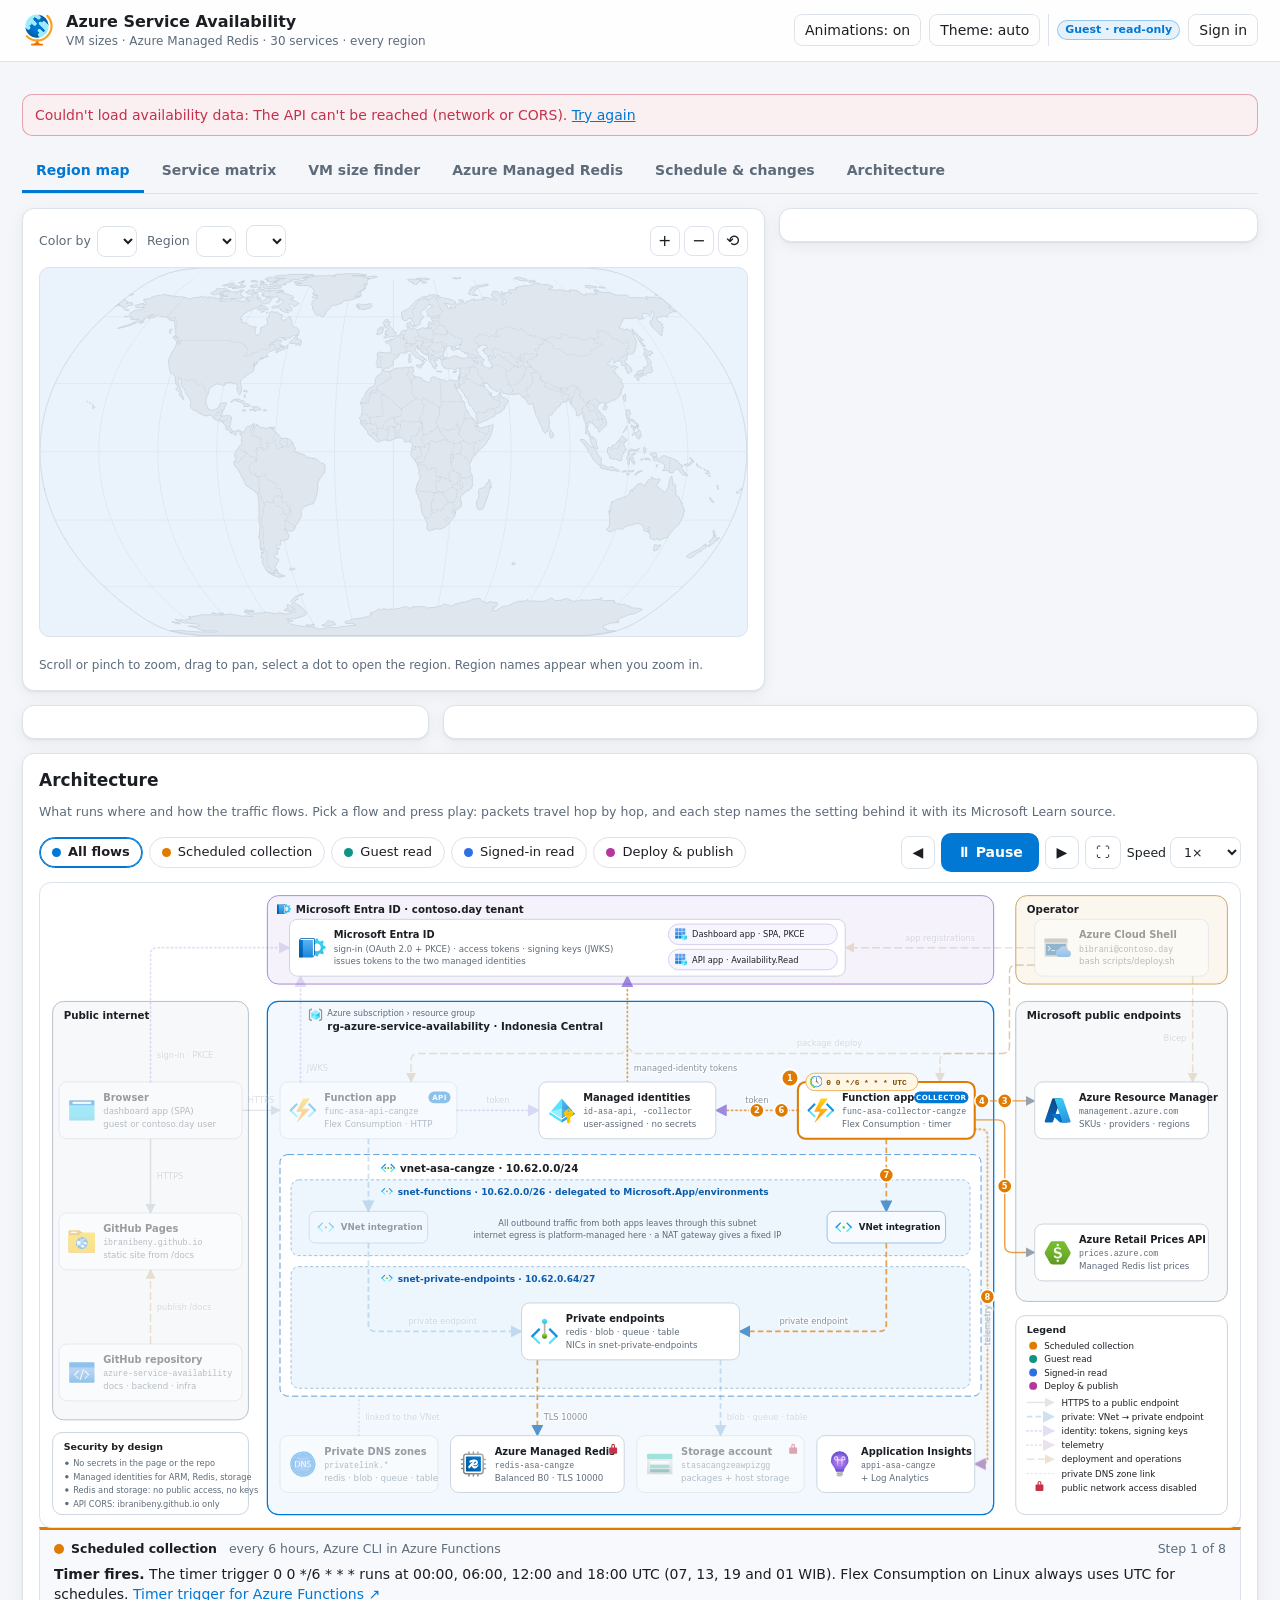
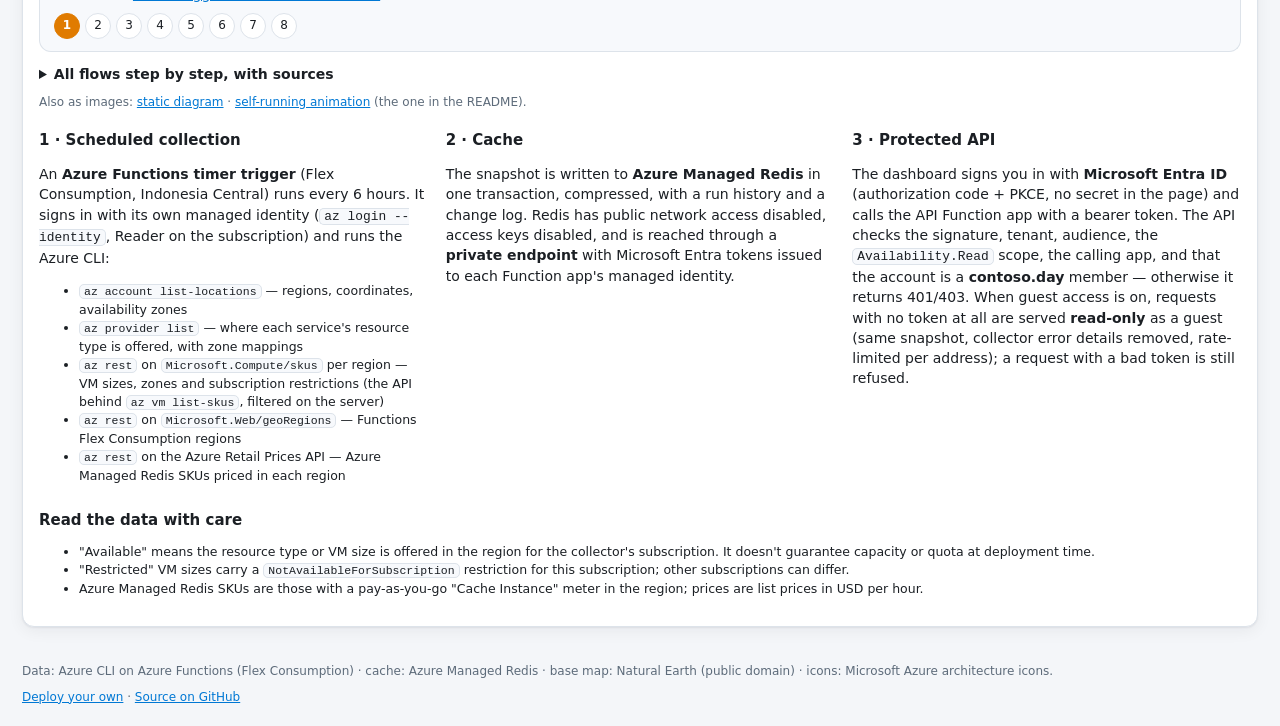
<file: docs/index.html>
<!doctype html>
<html lang="en" data-theme="auto">
<head>
  <meta charset="utf-8">
  <meta name="viewport" content="width=device-width, initial-scale=1">
  <title>Azure Service Availability — VM sizes, Azure Managed Redis and more, by region</title>
  <meta name="description" content="Region map and availability dashboard for Azure VM sizes, Azure Managed Redis and 28 more services. Data collected on a schedule by Azure Functions with the Azure CLI. Public read-only view; contoso.day accounts can sign in.">
  <meta http-equiv="Content-Security-Policy" content="default-src 'self'; script-src 'self'; style-src 'self' 'unsafe-inline'; img-src 'self' data: blob:; connect-src 'self' https://login.microsoftonline.com https://*.azurewebsites.net; object-src 'none'; base-uri 'self'">
  <meta name="referrer" content="strict-origin-when-cross-origin">
  <link rel="icon" href="assets/icons/region-management.svg" type="image/svg+xml">
  <link rel="stylesheet" href="assets/css/app.css">
  <script src="config.js"></script>
  <script src="assets/js/world-110m.js"></script>
  <script type="module" src="assets/js/app.js"></script>
</head>
<body>
<header class="topbar">
  <a class="brand" href="./">
    <img src="assets/icons/region-management.svg" alt="">
    <span><strong>Azure Service Availability</strong><small>VM sizes · Azure Managed Redis · 30 services · every region</small></span>
  </a>
  <div class="status" id="status" hidden>
    <span class="pill live" id="freshness"></span>
    <span class="pill" id="schedule"></span>
  </div>
  <div class="actions">
    <button class="ghost" id="motionBtn" type="button">Animations</button>
    <button class="ghost" id="themeBtn" type="button">Theme</button>
    <span class="user" id="user" hidden></span>
  </div>
</header>

<main>
  <!-- Signed out -->
  <section id="gate" class="gate" hidden>
    <div class="gate-hero">
      <div class="gate-text">
        <p class="eyebrow">Contoso cloud team · internal</p>
        <h1>Where can I deploy it?</h1>
        <p class="lead">Pick an Azure region on the map and see which VM sizes, Azure Managed Redis SKUs and 28 more services it offers — refreshed on a schedule by Azure Functions running the Azure CLI.</p>
        <div class="gate-actions">
          <button class="primary big" id="signInBtn" type="button"><img src="assets/icons/app-registrations.svg" alt=""> Sign in with Microsoft</button>
          <button class="ghost big" id="guestBtn" type="button" hidden><img src="assets/icons/users.svg" alt=""> Continue as guest</button>
        </div>
        <p class="fine" id="gateFine">Microsoft Entra ID sign-in for <b>contoso.day</b> accounts.<span id="guestFine" hidden> Or continue as a guest: the same data, <b>read-only</b>, no sign-in.</span></p>
        <p class="notice" id="gateMsg" hidden></p>
      </div>
      <div class="gate-art" aria-hidden="true"><svg id="gateMap" class="worldmap deco"></svg></div>
    </div>
  </section>

  <!-- Signed in -->
  <section id="appView" hidden>
    <div class="kpis" id="kpis"></div>
    <p class="notice error" id="appError" hidden></p>
    <div class="loading" id="loading" hidden><span class="spinner"></span> Loading the latest snapshot…</div>

    <nav class="tabs" role="tablist" aria-label="Views">
      <button class="tab" role="tab" data-tab="map" aria-selected="true">Region map</button>
      <button class="tab" role="tab" data-tab="matrix" aria-selected="false">Service matrix</button>
      <button class="tab" role="tab" data-tab="vm" aria-selected="false">VM size finder</button>
      <button class="tab" role="tab" data-tab="amr" aria-selected="false">Azure Managed Redis</button>
      <button class="tab" role="tab" data-tab="changes" aria-selected="false">Schedule &amp; changes</button>
      <button class="tab" role="tab" data-tab="about" aria-selected="false">Architecture</button>
    </nav>

    <div class="tabpanel" id="tab-map" role="tabpanel">
      <div class="map-layout">
        <div class="card map-card">
          <div class="map-tools">
            <label>Color by <select id="lens" aria-label="Color the map by"></select></label>
            <label>Region <select id="regionPick" aria-label="Choose a region"></select></label>
            <select id="geoZoom" aria-label="Zoom to a geography"></select>
            <span class="zoom">
              <button class="icon-btn" id="zoomIn" type="button" title="Zoom in" aria-label="Zoom in">+</button>
              <button class="icon-btn" id="zoomOut" type="button" title="Zoom out" aria-label="Zoom out">−</button>
              <button class="icon-btn" id="zoomReset" type="button" title="Whole world" aria-label="Reset zoom">⟲</button>
            </span>
          </div>
          <div class="map-wrap"><svg id="map" class="worldmap" aria-label="World map of Azure regions"></svg></div>
          <div class="legend" id="legend"></div>
          <p class="fine">Scroll or pinch to zoom, drag to pan, select a dot to open the region. Region names appear when you zoom in.</p>
        </div>
        <aside class="card region-card" aria-live="polite">
          <div id="regionHead"></div>
        </aside>
      </div>
      <div class="cards2">
        <div class="card" id="regionAmr"></div>
        <div class="card wide" id="regionVm"></div>
      </div>
    </div>

    <div class="tabpanel" id="tab-matrix" role="tabpanel" hidden>
      <div class="card">
        <div class="map-tools">
          <select id="mxGeo" aria-label="Geography"></select>
          <input id="mxQ" type="search" placeholder="Find a region" aria-label="Find a region">
          <span class="legend inline"><span class="lg"><i class="sw s2"></i>Available, zone support listed</span><span class="lg"><i class="sw s1"></i>Available</span><span class="lg"><i class="sw s0"></i>Not offered</span></span>
        </div>
        <div class="table-wrap matrix-wrap"><table class="grid matrix" id="matrix"></table></div>
        <p class="fine">Source: <code>az provider list</code> — resource type locations and zone mappings. Being listed doesn't guarantee capacity, quota or every SKU in that region.</p>
      </div>
    </div>

    <div class="tabpanel" id="tab-vm" role="tabpanel" hidden>
      <div class="map-layout">
        <div class="card">
          <label class="wide-label">VM size <input id="skuInput" list="skuList" placeholder="Standard_D4s_v5" autocomplete="off" spellcheck="false"></label>
          <datalist id="skuList"></datalist>
          <div class="map-wrap small"><svg id="finderMap" class="worldmap" aria-label="Regions offering the selected VM size"></svg></div>
          <div class="legend"><span class="lg"><i class="sw s2"></i>Available with zones</span><span class="lg"><i class="sw s1"></i>Available, regional</span><span class="lg"><i class="sw w1"></i>Restricted for this subscription</span><span class="lg"><i class="sw s0"></i>Not offered</span></div>
        </div>
        <div class="card" id="finderResult"></div>
      </div>
    </div>

    <div class="tabpanel" id="tab-amr" role="tabpanel" hidden>
      <div class="map-layout">
        <div class="card">
          <h3 class="sec"><img class="ico" src="assets/icons/azure-managed-redis.svg" alt=""> Choose a tier and SKU</h3>
          <div id="amrPicker"></div>
          <div class="map-wrap small"><svg id="amrMap" class="worldmap" aria-label="Regions offering the selected Azure Managed Redis SKU"></svg></div>
          <div class="legend"><span class="lg"><i class="sw s2"></i>Offered, zone redundant</span><span class="lg"><i class="sw s1"></i>Offered</span><span class="lg"><i class="sw w1"></i>Managed Redis available, no price for this SKU</span><span class="lg"><i class="sw s0"></i>Not offered</span></div>
          <p class="fine">Region availability: <code>az provider list</code> (Microsoft.Cache/redisEnterprise). SKUs and prices: Azure Retail Prices API through <code>az rest</code>. Outlined SKUs are in preview according to Microsoft Learn.</p>
        </div>
        <div class="card" id="amrResult"></div>
      </div>
    </div>

    <div class="tabpanel" id="tab-changes" role="tabpanel" hidden>
      <div id="changes"></div>
    </div>
  </section>

  <section class="tabpanel" id="tab-about" role="tabpanel">
    <div class="card about">
      <!-- arch:widget -->
      <h2 class="arch-h">Architecture</h2>
      <p class="muted small arch-intro">What runs where and how the traffic flows. Pick a flow and press play: packets travel hop by hop, and each step names the setting behind it with its Microsoft Learn source.</p>
      <div class="arch-wrap" id="arch">
        <div class="arch-bar">
          <div class="arch-flows" role="group" aria-label="Choose a flow">
            <button type="button" data-flow="tour" aria-pressed="true" style="--c:var(--accent)"><span class="dot"></span>All flows</button>
            <button type="button" data-flow="collect" aria-pressed="false" style="--c:var(--az-f-collect)"><span class="dot"></span>Scheduled collection</button>
            <button type="button" data-flow="guest" aria-pressed="false" style="--c:var(--az-f-guest)"><span class="dot"></span>Guest read</button>
            <button type="button" data-flow="signedin" aria-pressed="false" style="--c:var(--az-f-signedin)"><span class="dot"></span>Signed-in read</button>
            <button type="button" data-flow="deploy" aria-pressed="false" style="--c:var(--az-f-deploy)"><span class="dot"></span>Deploy &amp; publish</button>
          </div>
          <div class="arch-ctl">
            <button type="button" class="ghost" id="archPrev" aria-label="Previous step" title="Previous step (←)">&#9664;</button>
            <button type="button" class="primary" id="archPlay">&#9654; Play traffic</button>
            <button type="button" class="ghost" id="archNext" aria-label="Next step" title="Next step (→)">&#9654;</button>
            <button type="button" class="ghost" id="archFull" aria-label="Full screen" title="Full screen (F)">&#x26F6;</button>
            <label class="small">Speed <select id="archSpeed" aria-label="Animation speed"><option value="0.5">0.5×</option><option value="1" selected>1×</option><option value="1.5">1.5×</option><option value="2">2×</option></select></label>
          </div>
        </div>
        <div class="arch-canvas" tabindex="0" aria-label="Architecture diagram. Space plays or pauses the traffic animation, the arrow keys step through it, F opens full screen." data-idle-name="Four flows" data-idle-tag="scheduled collection · guest read · signed-in read · deploy &amp; publish" data-storage-key="asa.archPlay">
          <svg class="arch-svg" id="archSvg" viewBox="0 0 1520 816" role="img" aria-labelledby="arch-title arch-desc"><title id="arch-title">Azure Service Availability architecture</title><desc id="arch-desc">GitHub Pages dashboard in the browser; optional Microsoft Entra ID sign-in; API and collector Function apps (Flex Consumption, Indonesia Central) with user-assigned managed identities; VNet integration and private endpoints to Azure Managed Redis and Storage; the collector calls Azure Resource Manager and the Azure Retail Prices API every 6 hours.</desc><defs><marker id="arch-m-public" viewBox="0 0 10 10" refX="9" refY="5" markerWidth="7" markerHeight="7" orient="auto-start-reverse"><path class="mk-public" d="M0 0L10 5L0 10z"/></marker><marker id="arch-m-private" viewBox="0 0 10 10" refX="9" refY="5" markerWidth="7" markerHeight="7" orient="auto-start-reverse"><path class="mk-private" d="M0 0L10 5L0 10z"/></marker><marker id="arch-m-identity" viewBox="0 0 10 10" refX="9" refY="5" markerWidth="7" markerHeight="7" orient="auto-start-reverse"><path class="mk-identity" d="M0 0L10 5L0 10z"/></marker><marker id="arch-m-telemetry" viewBox="0 0 10 10" refX="9" refY="5" markerWidth="7" markerHeight="7" orient="auto-start-reverse"><path class="mk-telemetry" d="M0 0L10 5L0 10z"/></marker><marker id="arch-m-ops" viewBox="0 0 10 10" refX="9" refY="5" markerWidth="7" markerHeight="7" orient="auto-start-reverse"><path class="mk-ops" d="M0 0L10 5L0 10z"/></marker><marker id="arch-m-on" viewBox="0 0 10 10" refX="9" refY="5" markerWidth="6" markerHeight="6" orient="auto-start-reverse"><path class="mk-on" d="M0 0L10 5L0 10z"/></marker></defs><g class="az-zone z-identity"><rect class="az-zr" x="288" y="16" width="920" height="112" rx="14"/><image href="assets/icons/tenant-properties.svg" x="300" y="24" width="18" height="18"/><text class="az-zt" x="324" y="38">Microsoft Entra ID · contoso.day tenant</text></g><g class="az-zone z-ops"><rect class="az-zr" x="1236" y="16" width="268" height="112" rx="14"/><text class="az-zt" x="1250" y="38">Operator</text></g><g class="az-zone z-web"><rect class="az-zr" x="16" y="150" width="248" height="530" rx="14"/><text class="az-zt" x="30" y="172">Public internet</text></g><g class="az-zone z-azure"><rect class="az-zr" x="288" y="150" width="920" height="650" rx="14"/><image href="assets/icons/resource-groups.svg" x="340" y="158" width="18" height="18"/><text class="az-zk" x="364" y="169">Azure subscription › resource group</text><text class="az-zt" x="364" y="186">rg-azure-service-availability · Indonesia Central</text></g><g class="az-zone z-vnet"><rect class="az-zr" x="304" y="344" width="888" height="306" rx="10"/><image href="assets/icons/virtual-networks.svg" x="432" y="352" width="18" height="18"/><text class="az-zt" x="456" y="366">vnet-asa-cangze · 10.62.0.0/24</text></g><g class="az-zone z-subnet"><rect class="az-zr" x="318" y="376" width="860" height="96" rx="10"/><image href="assets/icons/subnet.svg" x="432" y="383" width="15" height="15"/><text class="az-zt" x="453" y="395">snet-functions · 10.62.0.0/26 · delegated to Microsoft.App/environments</text></g><g class="az-zone z-subnet"><rect class="az-zr" x="318" y="486" width="860" height="154" rx="10"/><image href="assets/icons/subnet.svg" x="432" y="493" width="15" height="15"/><text class="az-zt" x="453" y="505">snet-private-endpoints · 10.62.0.64/27</text></g><g class="az-zone z-web"><rect class="az-zr" x="1236" y="150" width="268" height="380" rx="14"/><text class="az-zt" x="1250" y="172">Microsoft public endpoints</text></g><g id="arch-segs"><g class="az-seg-g cat-public" data-seg="br_pages"><path id="arch-seg-br_pages" class="az-seg" d="M140 324 L140 418"/><text class="az-sl" x="148" y="375" text-anchor="start">HTTPS</text></g><g class="az-seg-g cat-ops" data-seg="repo_pages"><path id="arch-seg-repo_pages" class="az-seg" d="M140 584 L140 490"/><text class="az-sl" x="148" y="541" text-anchor="start">publish /docs</text></g><g class="az-seg-g cat-identity" data-seg="br_entra"><path id="arch-seg-br_entra" class="az-seg" d="M140 252 L140 91 Q140 82 149 82 L316 82"/><text class="az-sl" x="148" y="222" text-anchor="start">sign-in · PKCE</text></g><g class="az-seg-g cat-public" data-seg="br_api"><path id="arch-seg-br_api" class="az-seg" d="M256 288 L304 288"/><text class="az-sl" x="280" y="279" text-anchor="middle">HTTPS</text></g><g class="az-seg-g cat-identity" data-seg="api_entra"><path id="arch-seg-api_entra" class="az-seg" d="M330 252 L330 118"/><text class="az-sl" x="338" y="238" text-anchor="start">JWKS</text></g><g class="az-seg-g cat-identity" data-seg="api_mi"><path id="arch-seg-api_mi" class="az-seg" d="M528 288 L632 288"/><text class="az-sl" x="580" y="279" text-anchor="middle">token</text></g><g class="az-seg-g cat-identity" data-seg="col_mi"><path id="arch-seg-col_mi" class="az-seg" d="M960 288 L856 288"/><text class="az-sl" x="908" y="279" text-anchor="middle">token</text></g><g class="az-seg-g cat-identity" data-seg="mi_entra"><path id="arch-seg-mi_entra" class="az-seg" d="M744 252 L744 118"/><text class="az-sl" x="752" y="238" text-anchor="start">managed-identity tokens</text></g><g class="az-seg-g cat-private" data-seg="api_port"><path id="arch-seg-api_port" class="az-seg" d="M416 324 L416 416"/></g><g class="az-seg-g cat-private" data-seg="portA_pe"><path id="arch-seg-portA_pe" class="az-seg" d="M416 456 L416 559 Q416 568 425 568 L610 568"/><text class="az-sl" x="510" y="559" text-anchor="middle">private endpoint</text></g><g class="az-seg-g cat-private" data-seg="col_port"><path id="arch-seg-col_port" class="az-seg" d="M1072 324 L1072 416"/></g><g class="az-seg-g cat-private" data-seg="portC_pe"><path id="arch-seg-portC_pe" class="az-seg" d="M1072 456 L1072 559 Q1072 568 1063 568 L886 568"/><text class="az-sl" x="980" y="559" text-anchor="middle">private endpoint</text></g><g class="az-seg-g cat-private" data-seg="pe_redis"><path id="arch-seg-pe_redis" class="az-seg" d="M630 604 L630 700"/><text class="az-sl" x="638" y="680" text-anchor="start">TLS 10000</text></g><g class="az-seg-g cat-private" data-seg="pe_sto"><path id="arch-seg-pe_sto" class="az-seg" d="M862 604 L862 700"/><text class="az-sl" x="870" y="680" text-anchor="start">blob · queue · table</text></g><g class="az-seg-g cat-link" data-seg="dns"><path id="arch-seg-dns" class="az-seg" d="M404 700 L404 650" style="marker-end:none"/><text class="az-sl" x="412" y="680" text-anchor="start">linked to the VNet</text></g><g class="az-seg-g cat-public" data-seg="col_arm"><path id="arch-seg-col_arm" class="az-seg" d="M1184 276 L1260 276"/></g><g class="az-seg-g cat-public" data-seg="col_prices"><path id="arch-seg-col_prices" class="az-seg" d="M1184 300 L1213 300 Q1222 300 1222 309 L1222 459 Q1222 468 1231 468 L1260 468"/></g><g class="az-seg-g cat-telemetry" data-seg="col_appi"><path id="arch-seg-col_appi" class="az-seg" d="M1184 312 L1192.0 312.0 Q1200 312 1200.0 320.0 L1200.0 728.0 Q1200 736 1192.0 736.0 L1184 736"/><text class="az-sl" x="1200" y="560" text-anchor="middle" transform="rotate(-90 1200 560)" dominant-baseline="middle">telemetry</text></g><g class="az-seg-g cat-ops" data-seg="sh_arm"><path id="arch-seg-sh_arm" class="az-seg" d="M1460 118 L1460 252"/><text class="az-sl" x="1452" y="200" text-anchor="end">Bicep</text></g><g class="az-seg-g cat-ops" data-seg="sh_entra"><path id="arch-seg-sh_entra" class="az-seg" d="M1260 82 L1020 82"/><text class="az-sl" x="1140" y="73" text-anchor="middle">app registrations</text></g><g class="az-seg-g cat-ops" data-seg="sh_col"><path id="arch-seg-sh_col" class="az-seg" d="M1260 104 L1237 104 Q1228 104 1228 113 L1228 207 Q1228 216 1219 216 L1149 216 Q1140 216 1140 225 L1140 252"/><text class="az-sl" x="1000" y="207" text-anchor="middle">package deploy</text></g><g class="az-seg-g cat-ops" data-seg="sh_api"><path id="arch-seg-sh_api" class="az-seg" d="M1260 104 L1237 104 Q1228 104 1228 113 L1228 207 Q1228 216 1219 216 L750 216 A6 6 0 0 0 738 216 L479 216 Q470 216 470 225 L470 252"/></g></g><text class="az-note" x="744" y="434" text-anchor="middle">All outbound traffic from both apps leaves through this subnet</text><text class="az-note" x="744" y="450" text-anchor="middle">internet egress is platform-managed here · a NAT gateway gives a fixed IP</text><g class="az-zone z-box"><rect class="az-zr" x="1236" y="548" width="268" height="252" rx="12"/></g><text class="az-lgh" x="1250" y="570">Legend</text><circle cx="1258" cy="586" r="5" class="lg-dot lg-collect"/><text class="az-lg" x="1272" y="590">Scheduled collection</text><circle cx="1258" cy="603" r="5" class="lg-dot lg-guest"/><text class="az-lg" x="1272" y="607">Guest read</text><circle cx="1258" cy="620" r="5" class="lg-dot lg-signedin"/><text class="az-lg" x="1272" y="624">Signed-in read</text><circle cx="1258" cy="637" r="5" class="lg-dot lg-deploy"/><text class="az-lg" x="1272" y="641">Deploy &amp; publish</text><g class="az-seg-g cat-public"><path class="az-seg" d="M1250 658h34"/></g><text class="az-lg" x="1294" y="662">HTTPS to a public endpoint</text><g class="az-seg-g cat-private"><path class="az-seg" d="M1250 676h34"/></g><text class="az-lg" x="1294" y="680">private: VNet → private endpoint</text><g class="az-seg-g cat-identity"><path class="az-seg" d="M1250 694h34"/></g><text class="az-lg" x="1294" y="698">identity: tokens, signing keys</text><g class="az-seg-g cat-telemetry"><path class="az-seg" d="M1250 712h34"/></g><text class="az-lg" x="1294" y="716">telemetry</text><g class="az-seg-g cat-ops"><path class="az-seg" d="M1250 730h34"/></g><text class="az-lg" x="1294" y="734">deployment and operations</text><g class="az-seg-g cat-link"><path class="az-seg" d="M1250 748h34" style="marker-end:none"/></g><text class="az-lg" x="1294" y="752">private DNS zone link</text><path class="az-lock" d="M1262 762h8a1 1 0 0 1 1 1v6a1 1 0 0 1-1 1h-8a1 1 0 0 1-1-1v-6a1 1 0 0 1 1-1zm1.6 0v-2.2a2.4 2.4 0 0 1 4.8 0v2.2h-1.4v-2.2a1 1 0 0 0-2 0v2.2z"/><text class="az-lg" x="1294" y="770">public network access disabled</text><g class="az-zone z-box"><rect class="az-zr" x="16" y="696" width="248" height="104" rx="12"/></g><text class="az-lgh" x="30" y="718">Security by design</text><circle cx="34" cy="735" r="2.2" class="lg-bullet"/><text class="az-note" x="42" y="739">No secrets in the page or the repo</text><circle cx="34" cy="752" r="2.2" class="lg-bullet"/><text class="az-note" x="42" y="756">Managed identities for ARM, Redis, storage</text><circle cx="34" cy="769" r="2.2" class="lg-bullet"/><text class="az-note" x="42" y="773">Redis and storage: no public access, no keys</text><circle cx="34" cy="786" r="2.2" class="lg-bullet"/><text class="az-note" x="42" y="790">API CORS: ibranibeny.github.io only</text><g id="arch-nodes"><g class="az-node" data-node="browser" id="arch-node-browser"><rect class="az-card" x="24" y="252" width="232" height="72" rx="10"/><image href="assets/icons/browser.svg" x="36" y="271" width="34" height="34"/><text class="az-t" x="80" y="276">Browser</text><text class="az-s" x="80" y="293">dashboard app (SPA)</text><text class="az-s" x="80" y="309">guest or contoso.day user</text></g><g class="az-node" data-node="pages" id="arch-node-pages"><rect class="az-card" x="24" y="418" width="232" height="72" rx="10"/><image href="assets/icons/folder-website.svg" x="36" y="437" width="34" height="34"/><text class="az-t" x="80" y="442">GitHub Pages</text><text class="az-m" x="80" y="459">ibranibeny.github.io</text><text class="az-s" x="80" y="475">static site from /docs</text></g><g class="az-node" data-node="repo" id="arch-node-repo"><rect class="az-card" x="24" y="584" width="232" height="72" rx="10"/><image href="assets/icons/code.svg" x="36" y="603" width="34" height="34"/><text class="az-t" x="80" y="608">GitHub repository</text><text class="az-m" x="80" y="625">azure-service-availability</text><text class="az-s" x="80" y="641">docs · backend · infra</text></g><g class="az-node" data-node="shell" id="arch-node-shell"><rect class="az-card" x="1260" y="46" width="220" height="72" rx="10"/><image href="assets/icons/azure-cloud-shell.svg" x="1272" y="65" width="34" height="34"/><text class="az-t" x="1316" y="70">Azure Cloud Shell</text><text class="az-m" x="1316" y="87">bibrani@contoso.day</text><text class="az-s" x="1316" y="103">bash scripts/deploy.sh</text></g><g class="az-node" data-node="entra" id="arch-node-entra"><rect class="az-card" x="316" y="46" width="704" height="72" rx="10"/><image href="assets/icons/tenant-properties.svg" x="328" y="65" width="34" height="34"/><text class="az-t" x="372" y="70">Microsoft Entra ID</text><text class="az-s" x="372" y="87">sign-in (OAuth 2.0 + PKCE) · access tokens · signing keys (JWKS)</text><text class="az-s" x="372" y="103">issues tokens to the two managed identities</text><g class="az-chip"><rect x="796" y="52" width="214" height="26" rx="13"/><image href="assets/icons/app-registrations.svg" x="804" y="57" width="16" height="16"/><text x="826" y="69">Dashboard app · SPA, PKCE</text></g><g class="az-chip"><rect x="796" y="84" width="214" height="26" rx="13"/><image href="assets/icons/app-registrations.svg" x="804" y="89" width="16" height="16"/><text x="826" y="101">API app · Availability.Read</text></g></g><g class="az-node" data-node="api" id="arch-node-api"><rect class="az-card" x="304" y="252" width="224" height="72" rx="10"/><image href="assets/icons/function-apps.svg" x="316" y="271" width="34" height="34"/><text class="az-t" x="360" y="276">Function app</text><text class="az-m" x="360" y="293">func-asa-api-cangze</text><text class="az-s" x="360" y="309">Flex Consumption · HTTP</text><g class="az-pill"><rect x="492.0" y="264" width="28.0" height="15" rx="7.5"/><text x="506.0" y="274.5" text-anchor="middle">API</text></g></g><g class="az-node" data-node="mi" id="arch-node-mi"><rect class="az-card" x="632" y="252" width="224" height="72" rx="10"/><image href="assets/icons/managed-identities.svg" x="644" y="271" width="34" height="34"/><text class="az-t" x="688" y="276">Managed identities</text><text class="az-m" x="688" y="293">id-asa-api, -collector</text><text class="az-s" x="688" y="309">user-assigned · no secrets</text></g><g class="az-node" data-node="collector" id="arch-node-collector"><rect class="az-card" x="960" y="252" width="224" height="72" rx="10"/><image href="assets/icons/function-apps.svg" x="972" y="271" width="34" height="34"/><text class="az-t" x="1016" y="276">Function app</text><text class="az-m" x="1016" y="293">func-asa-collector-cangze</text><text class="az-s" x="1016" y="309">Flex Consumption · timer</text><g class="az-pill"><rect x="1107.2" y="264" width="68.8" height="15" rx="7.5"/><text x="1141.6" y="274.5" text-anchor="middle">COLLECTOR</text></g><g class="az-timer" id="arch-timer"><rect x="970" y="241" width="142.0" height="22" rx="11"/><image href="assets/icons/scheduler.svg" x="975" y="244" width="16" height="16"/><text x="996" y="255.5">0 0 */6 * * *  UTC</text></g></g><g class="az-node az-port" data-node="portA" id="arch-node-portA"><rect class="az-card" x="341" y="416" width="150" height="40" rx="8"/><image href="assets/icons/subnet.svg" x="351" y="425" width="22" height="22"/><text class="az-t" x="381" y="440">VNet integration</text></g><g class="az-node az-port" data-node="portC" id="arch-node-portC"><rect class="az-card" x="997" y="416" width="150" height="40" rx="8"/><image href="assets/icons/subnet.svg" x="1007" y="425" width="22" height="22"/><text class="az-t" x="1037" y="440">VNet integration</text></g><g class="az-node" data-node="pe" id="arch-node-pe"><rect class="az-card" x="610" y="532" width="276" height="72" rx="10"/><image href="assets/icons/private-endpoints.svg" x="622" y="551" width="34" height="34"/><text class="az-t" x="666" y="556">Private endpoints</text><text class="az-s" x="666" y="573">redis · blob · queue · table</text><text class="az-s" x="666" y="589">NICs in snet-private-endpoints</text></g><g class="az-node" data-node="dns" id="arch-node-dns"><rect class="az-card" x="304" y="700" width="200" height="72" rx="10"/><image href="assets/icons/dns-zones.svg" x="316" y="719" width="34" height="34"/><text class="az-t" x="360" y="724">Private DNS zones</text><text class="az-m" x="360" y="741">privatelink.*</text><text class="az-s" x="360" y="757">redis · blob · queue · table</text></g><g class="az-node" data-node="redis" id="arch-node-redis"><rect class="az-card" x="520" y="700" width="220" height="72" rx="10"/><image href="assets/icons/azure-managed-redis.svg" x="532" y="719" width="34" height="34"/><text class="az-t" x="576" y="724">Azure Managed Redis</text><text class="az-m" x="576" y="741">redis-asa-cangze</text><text class="az-s" x="576" y="757">Balanced B0 · TLS 10000</text><g class="az-lockg"><title>Public network access disabled</title><path class="az-lock" d="M722 715h8a1 1 0 0 1 1 1v6a1 1 0 0 1-1 1h-8a1 1 0 0 1-1-1v-6a1 1 0 0 1 1-1zm1.6 0v-2.2a2.4 2.4 0 0 1 4.8 0v2.2h-1.4v-2.2a1 1 0 0 0-2 0v2.2z"/></g></g><g class="az-node" data-node="storage" id="arch-node-storage"><rect class="az-card" x="756" y="700" width="212" height="72" rx="10"/><image href="assets/icons/storage-accounts.svg" x="768" y="719" width="34" height="34"/><text class="az-t" x="812" y="724">Storage account</text><text class="az-m" x="812" y="741">stasacangzeawpizgg</text><text class="az-s" x="812" y="757">packages + host storage</text><g class="az-lockg"><title>Public network access disabled</title><path class="az-lock" d="M950 715h8a1 1 0 0 1 1 1v6a1 1 0 0 1-1 1h-8a1 1 0 0 1-1-1v-6a1 1 0 0 1 1-1zm1.6 0v-2.2a2.4 2.4 0 0 1 4.8 0v2.2h-1.4v-2.2a1 1 0 0 0-2 0v2.2z"/></g></g><g class="az-node" data-node="appi" id="arch-node-appi"><rect class="az-card" x="984" y="700" width="200" height="72" rx="10"/><image href="assets/icons/application-insights.svg" x="996" y="719" width="34" height="34"/><text class="az-t" x="1040" y="724">Application Insights</text><text class="az-m" x="1040" y="741">appi-asa-cangze</text><text class="az-s" x="1040" y="757">+ Log Analytics</text></g><g class="az-node" data-node="arm" id="arch-node-arm"><rect class="az-card" x="1260" y="252" width="220" height="72" rx="10"/><image href="assets/icons/azure-a.svg" x="1272" y="271" width="34" height="34"/><text class="az-t" x="1316" y="276">Azure Resource Manager</text><text class="az-m" x="1316" y="293">management.azure.com</text><text class="az-s" x="1316" y="309">SKUs · providers · regions</text></g><g class="az-node" data-node="prices" id="arch-node-prices"><rect class="az-card" x="1260" y="432" width="220" height="72" rx="10"/><image href="assets/icons/cost-management.svg" x="1272" y="451" width="34" height="34"/><text class="az-t" x="1316" y="456">Azure Retail Prices API</text><text class="az-m" x="1316" y="473">prices.azure.com</text><text class="az-s" x="1316" y="489">Managed Redis list prices</text></g></g><g id="arch-badges"></g><g id="arch-pkts"></g></svg>
          <button type="button" class="arch-overlay" id="archOverlay">&#9654; Play the traffic animation</button>
        </div>
        <div class="arch-caption" id="archCaption" aria-live="polite">
          <div class="arch-cap-head"><span class="arch-flowname"><span class="dot"></span><b id="archFlowName">Four flows</b></span><span class="muted" id="archFlowTag"></span><span class="arch-stepno" id="archStepNo"></span></div>
          <p class="arch-cap-body"><b id="archStepTitle"></b> <span id="archStepText"></span> <a id="archStepSrc" target="_blank" rel="noopener" hidden></a></p>
          <div class="arch-chips" id="archChips" role="group" aria-label="Steps"></div>
        </div>
        <details class="arch-all"><summary>All flows step by step, with sources</summary><div id="archAll"></div></details>
        <p class="fine">Also as images: <a href="assets/img/architecture.svg" target="_blank" rel="noopener">static diagram</a> · <a href="assets/img/architecture-animated.svg" target="_blank" rel="noopener">self-running animation</a> (the one in the README).</p>
      </div>
      <!-- /arch:widget -->
      <div class="cols3">
        <div>
          <h3>1 · Scheduled collection</h3>
          <p>An <b>Azure Functions timer trigger</b> (Flex Consumption, Indonesia Central) runs every 6 hours. It signs in with its own managed identity (<code>az login --identity</code>, Reader on the subscription) and runs the Azure CLI:</p>
          <ul class="small">
            <li><code>az account list-locations</code> — regions, coordinates, availability zones</li>
            <li><code>az provider list</code> — where each service's resource type is offered, with zone mappings</li>
            <li><code>az rest</code> on <code>Microsoft.Compute/skus</code> per region — VM sizes, zones and subscription restrictions (the API behind <code>az vm list-skus</code>, filtered on the server)</li>
            <li><code>az rest</code> on <code>Microsoft.Web/geoRegions</code> — Functions Flex Consumption regions</li>
            <li><code>az rest</code> on the Azure Retail Prices API — Azure Managed Redis SKUs priced in each region</li>
          </ul>
        </div>
        <div>
          <h3>2 · Cache</h3>
          <p>The snapshot is written to <b>Azure Managed Redis</b> in one transaction, compressed, with a run history and a change log. Redis has public network access disabled, access keys disabled, and is reached through a <b>private endpoint</b> with Microsoft Entra tokens issued to each Function app's managed identity.</p>
        </div>
        <div>
          <h3>3 · Protected API</h3>
          <p>The dashboard signs you in with <b>Microsoft Entra ID</b> (authorization code + PKCE, no secret in the page) and calls the API Function app with a bearer token. The API checks the signature, tenant, audience, the <code>Availability.Read</code> scope, the calling app, and that the account is a <b>contoso.day</b> member — otherwise it returns 401/403. When guest access is on, requests with no token at all are served <b>read-only</b> as a guest (same snapshot, collector error details removed, rate-limited per address); a request with a bad token is still refused.</p>
        </div>
      </div>
      <h3>Read the data with care</h3>
      <ul class="small">
        <li>"Available" means the resource type or VM size is offered in the region for the collector's subscription. It doesn't guarantee capacity or quota at deployment time.</li>
        <li>"Restricted" VM sizes carry a <code>NotAvailableForSubscription</code> restriction for this subscription; other subscriptions can differ.</li>
        <li>Azure Managed Redis SKUs are those with a pay-as-you-go "Cache Instance" meter in the region; prices are list prices in USD per hour.</li>
      </ul>
    </div>
  </section>
</main>

<footer class="foot">
  <span>Data: Azure CLI on Azure Functions (Flex Consumption) · cache: Azure Managed Redis · base map: Natural Earth (public domain) · icons: Microsoft Azure architecture icons.</span>
  <span><a href="deploy.html">Deploy your own</a> · <a href="https://github.com/ibranibeny/azure-service-availability">Source on GitHub</a></span>
</footer>
<div id="tooltip" class="tooltip" role="tooltip" hidden></div>
<div id="toast" class="toast" role="status" hidden></div>
</body>
</html>
</file>
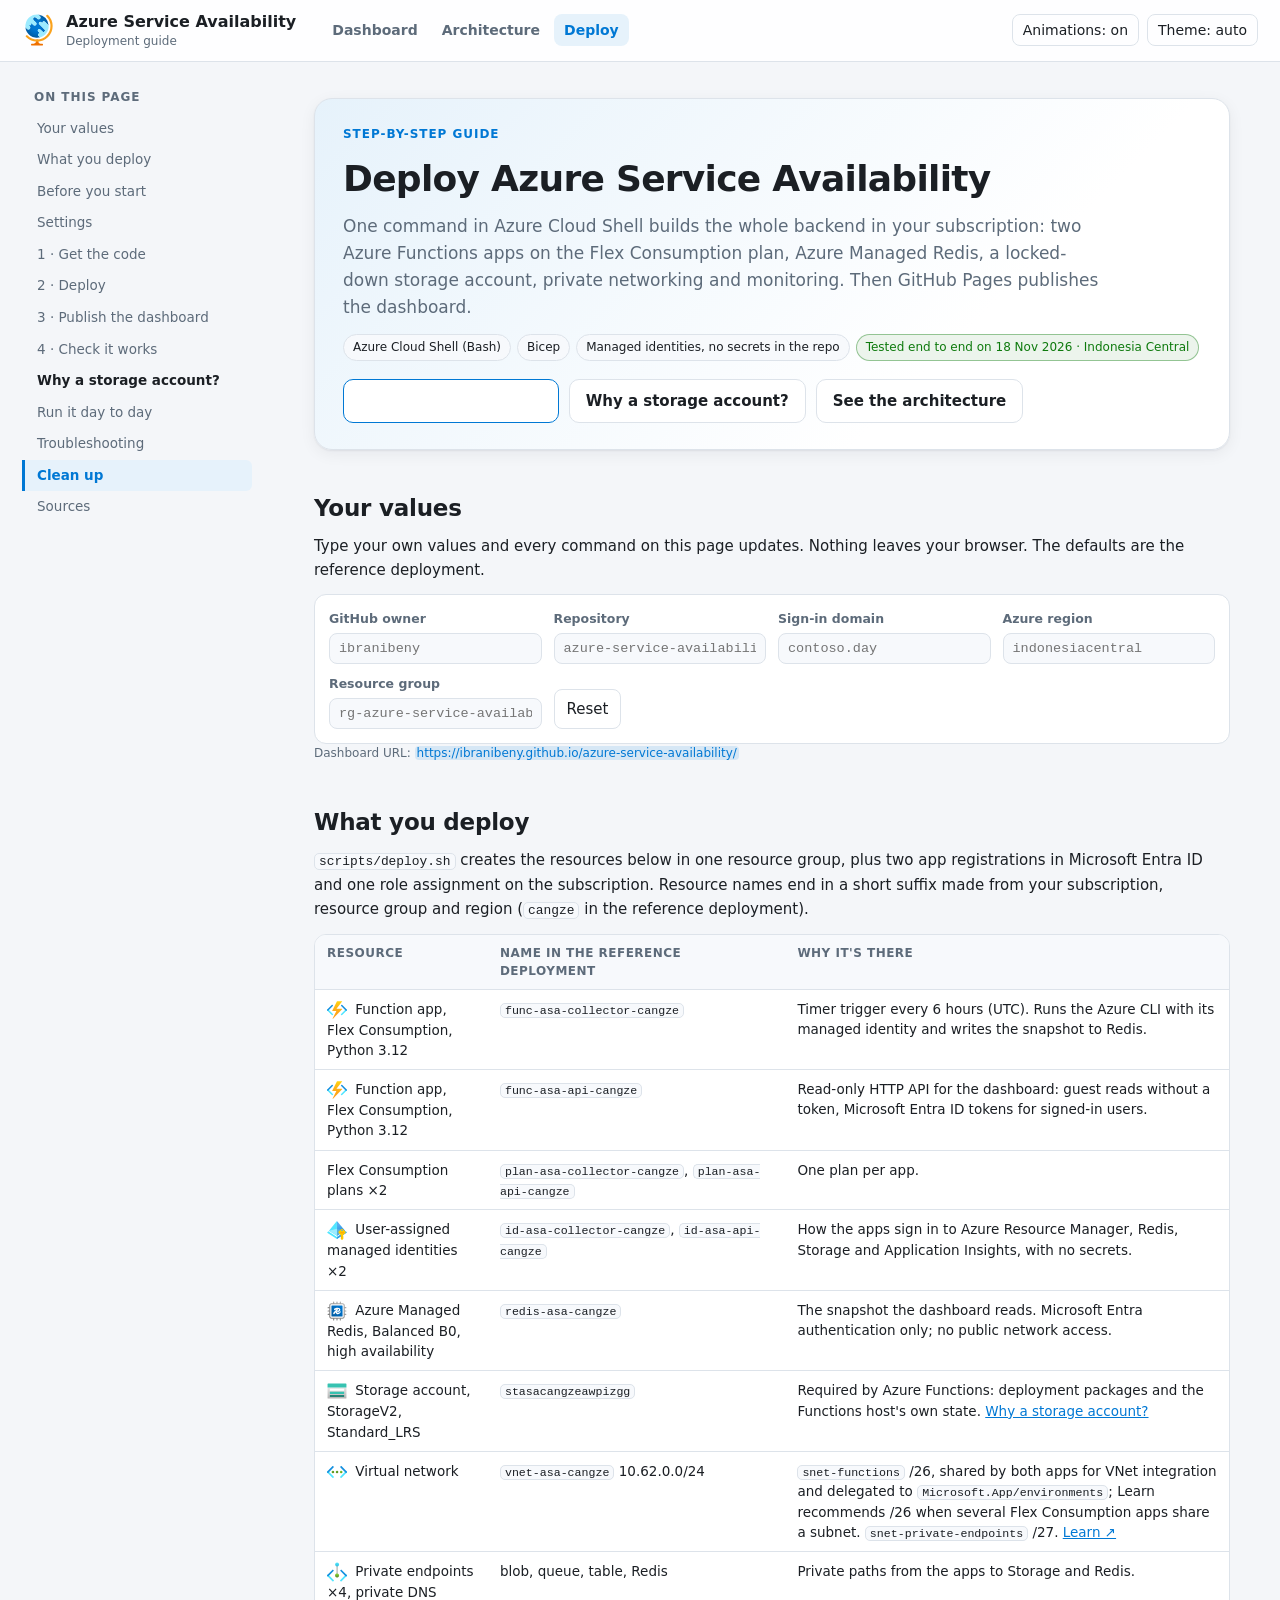
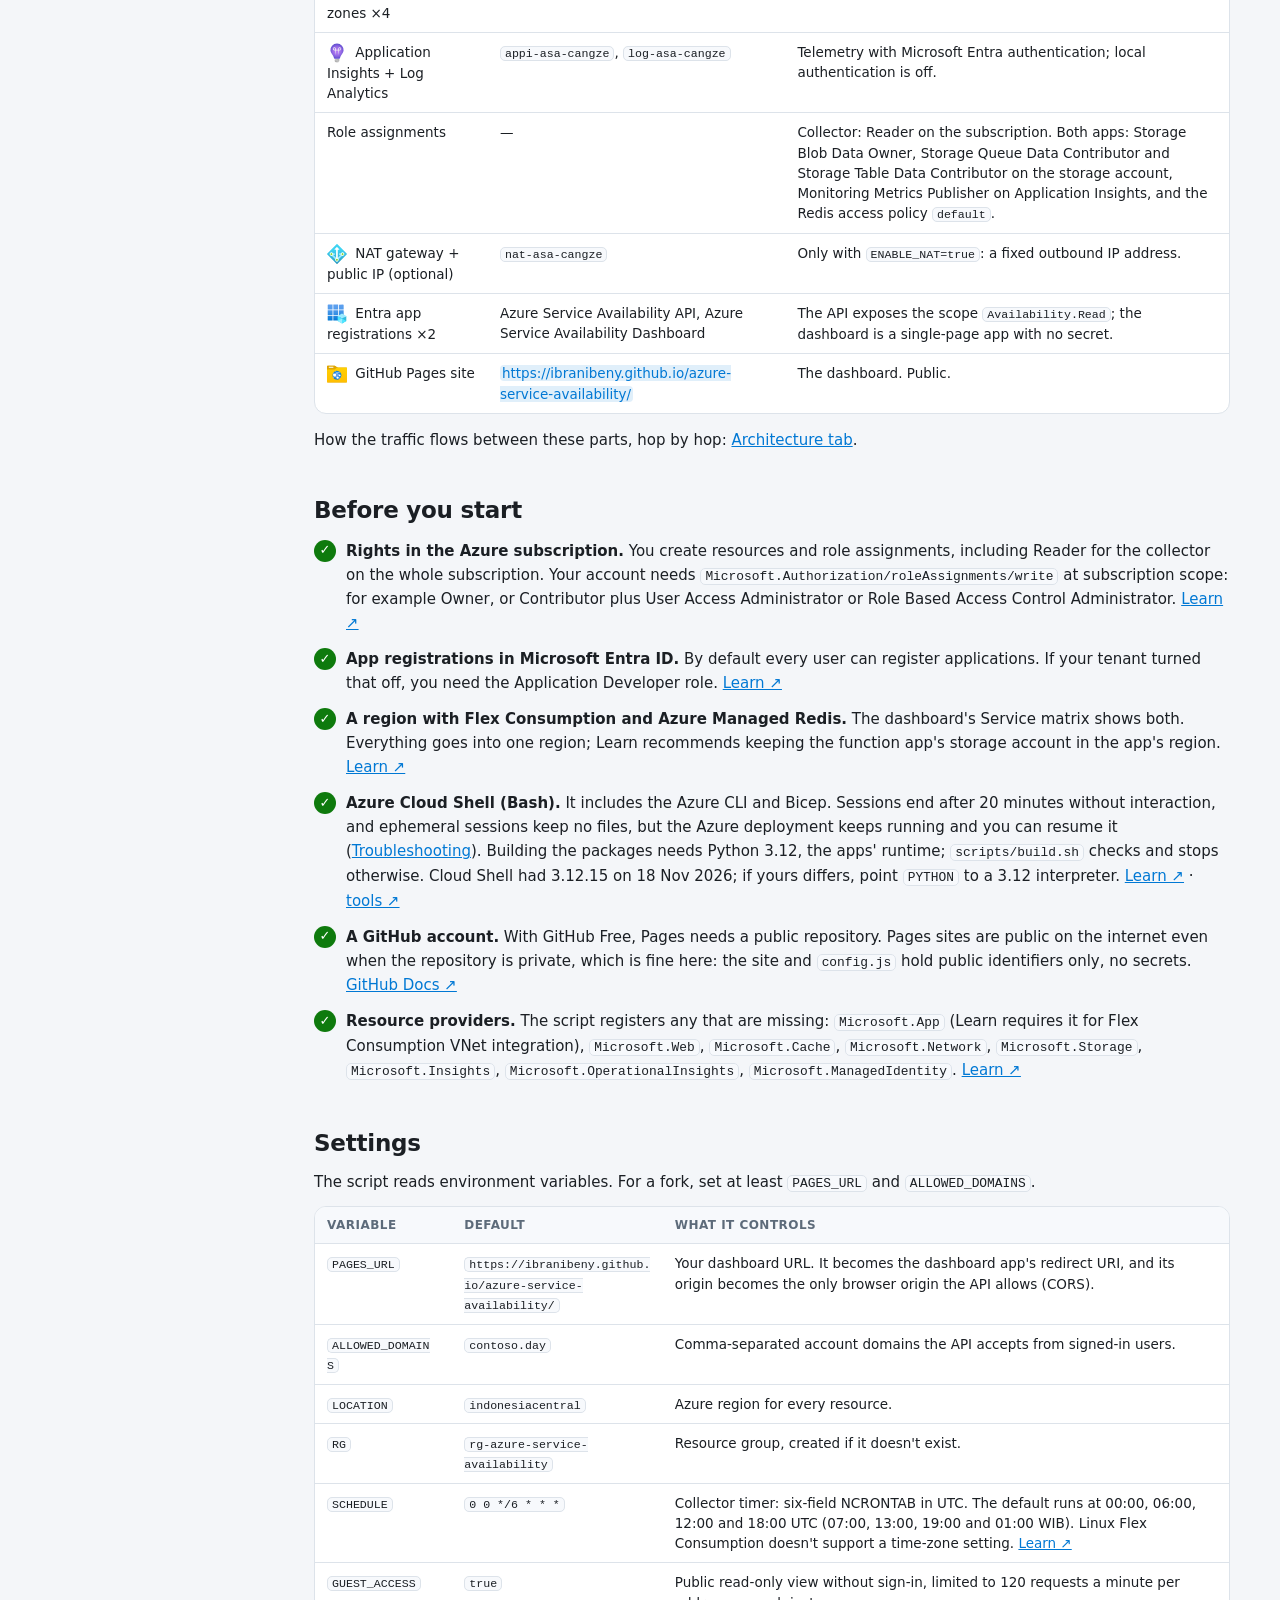
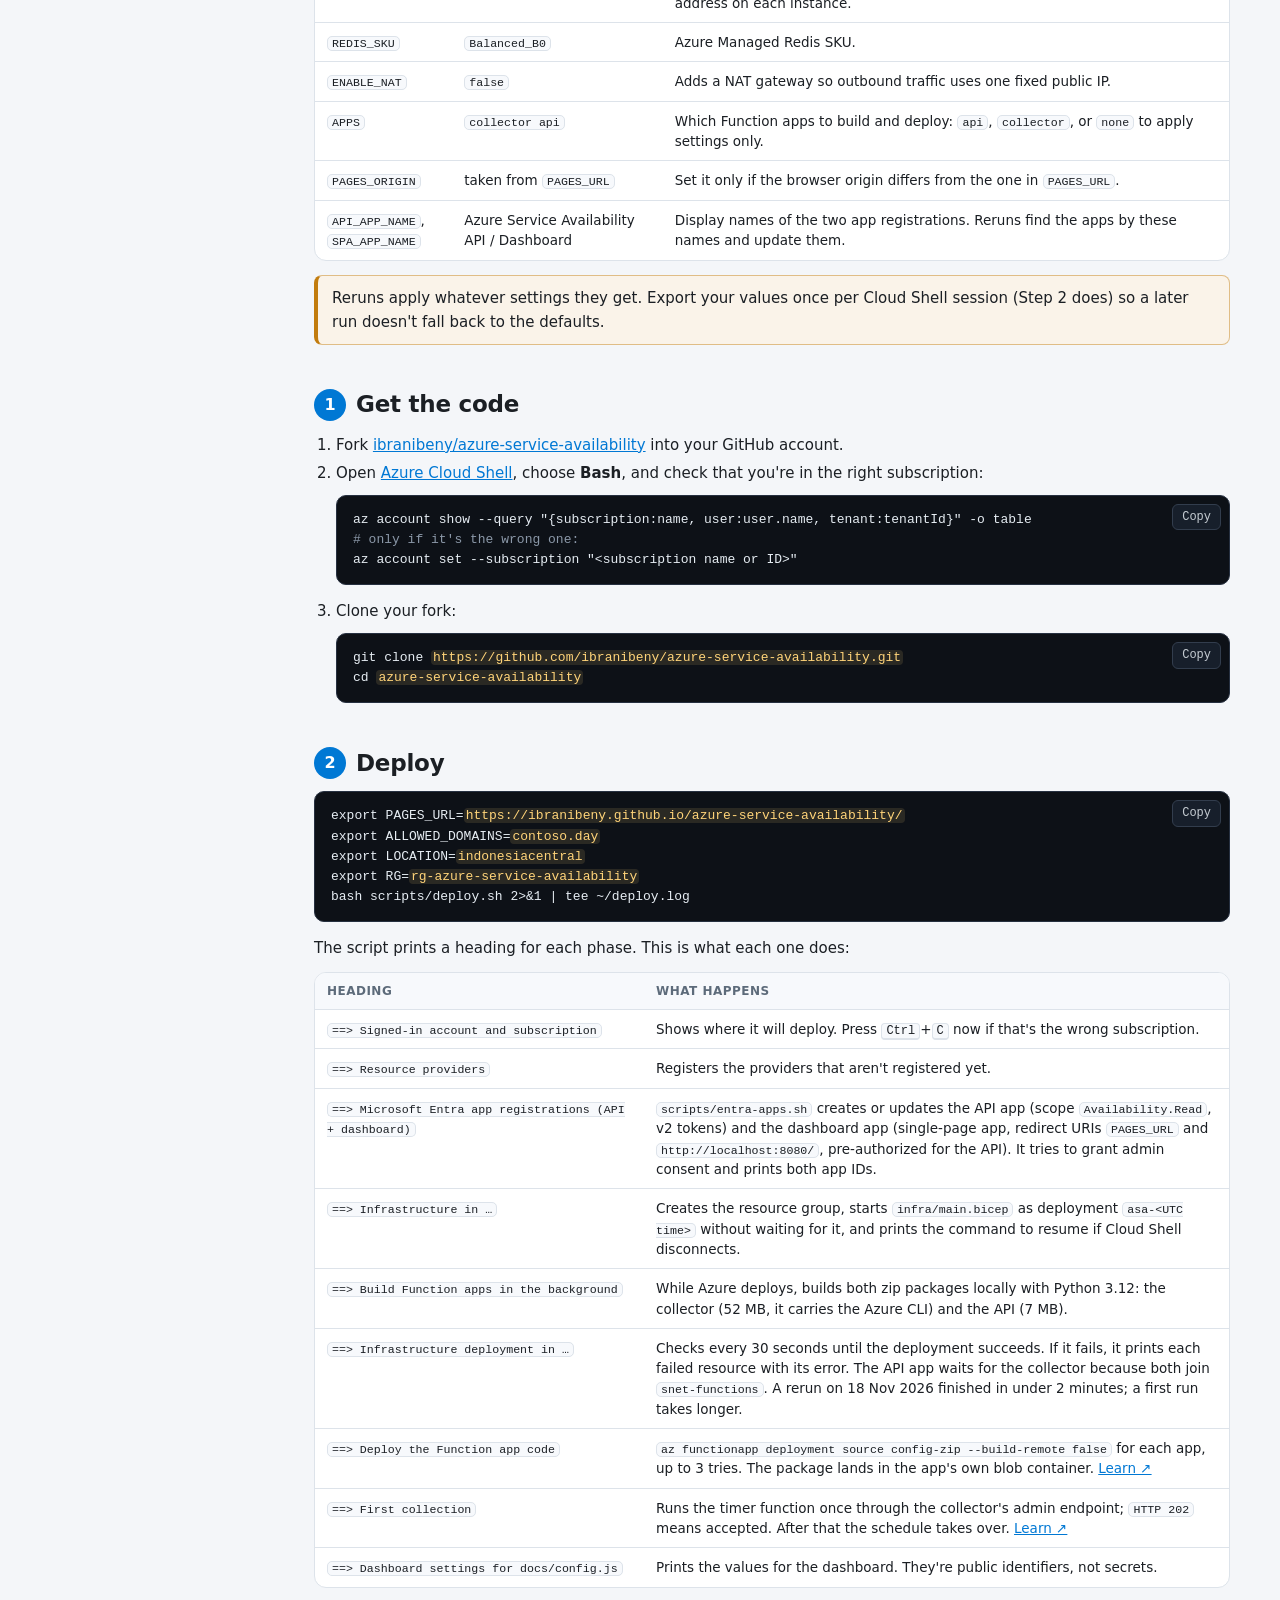
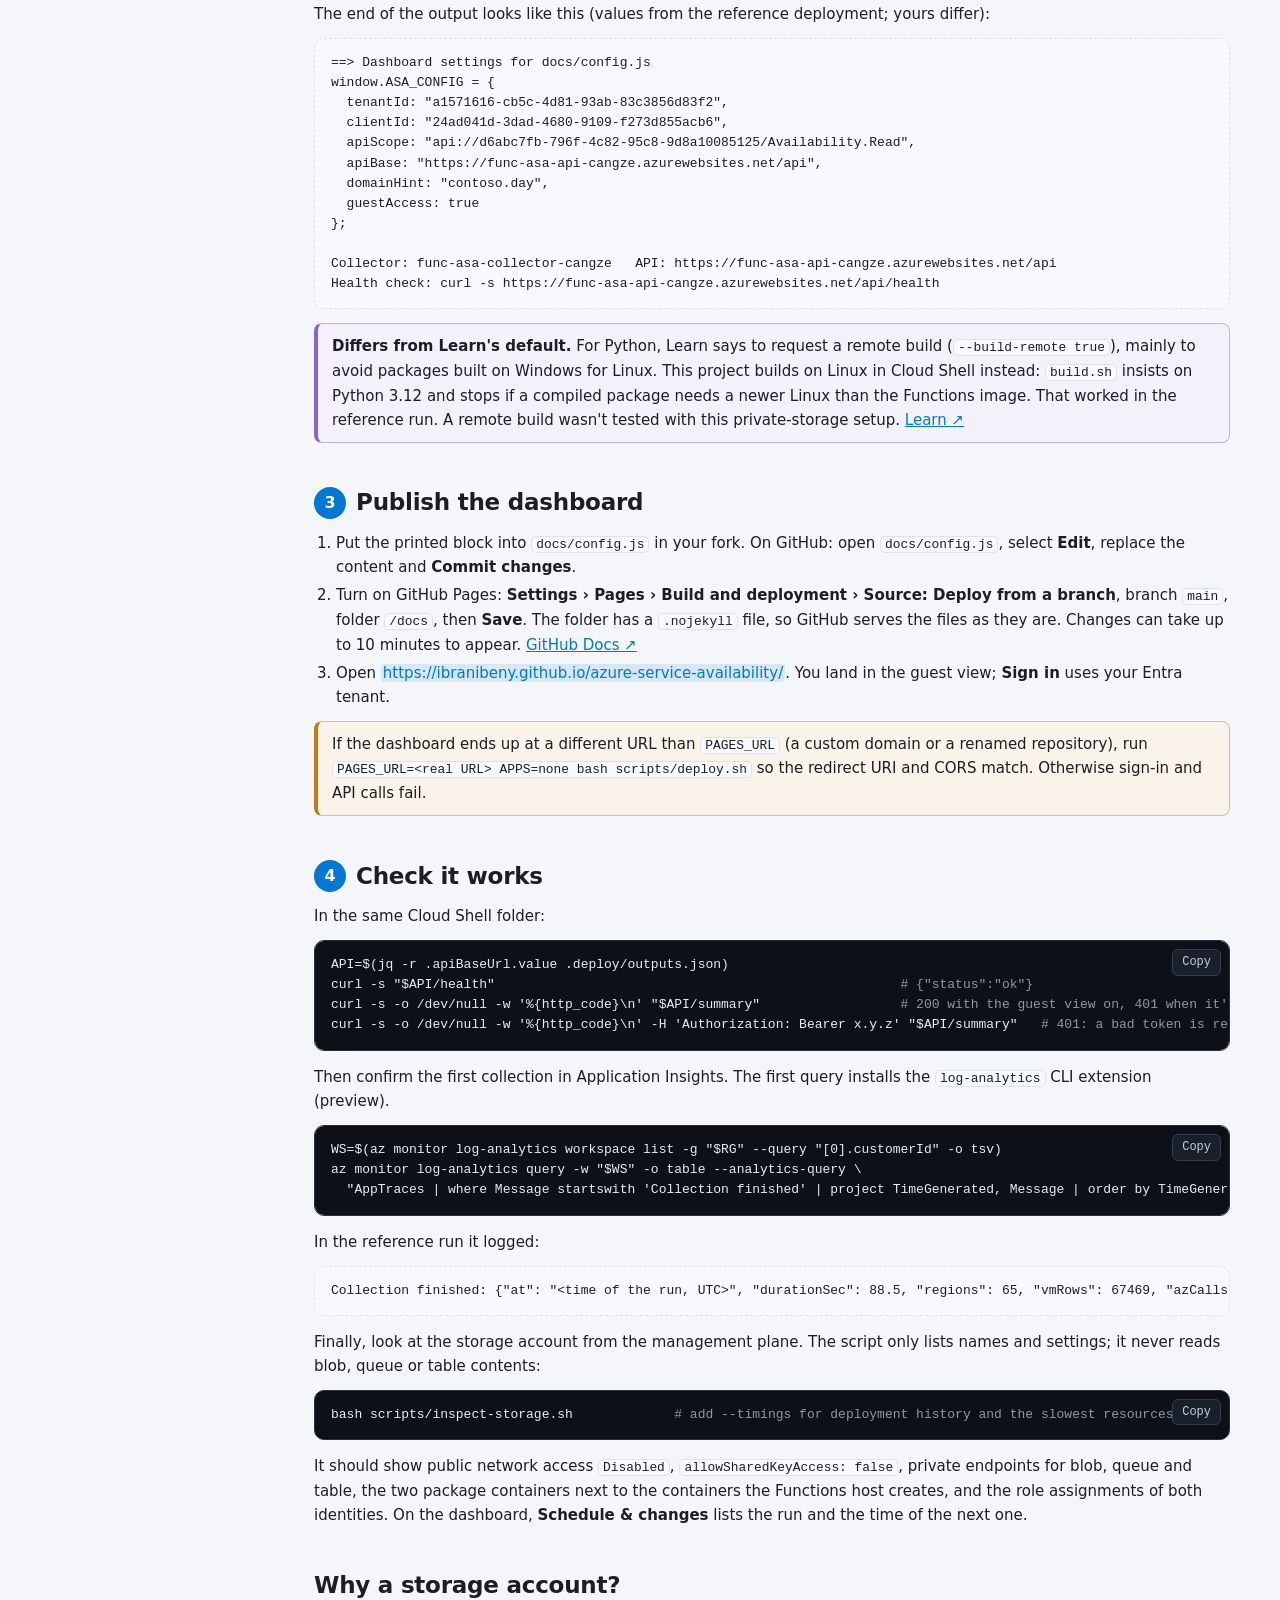
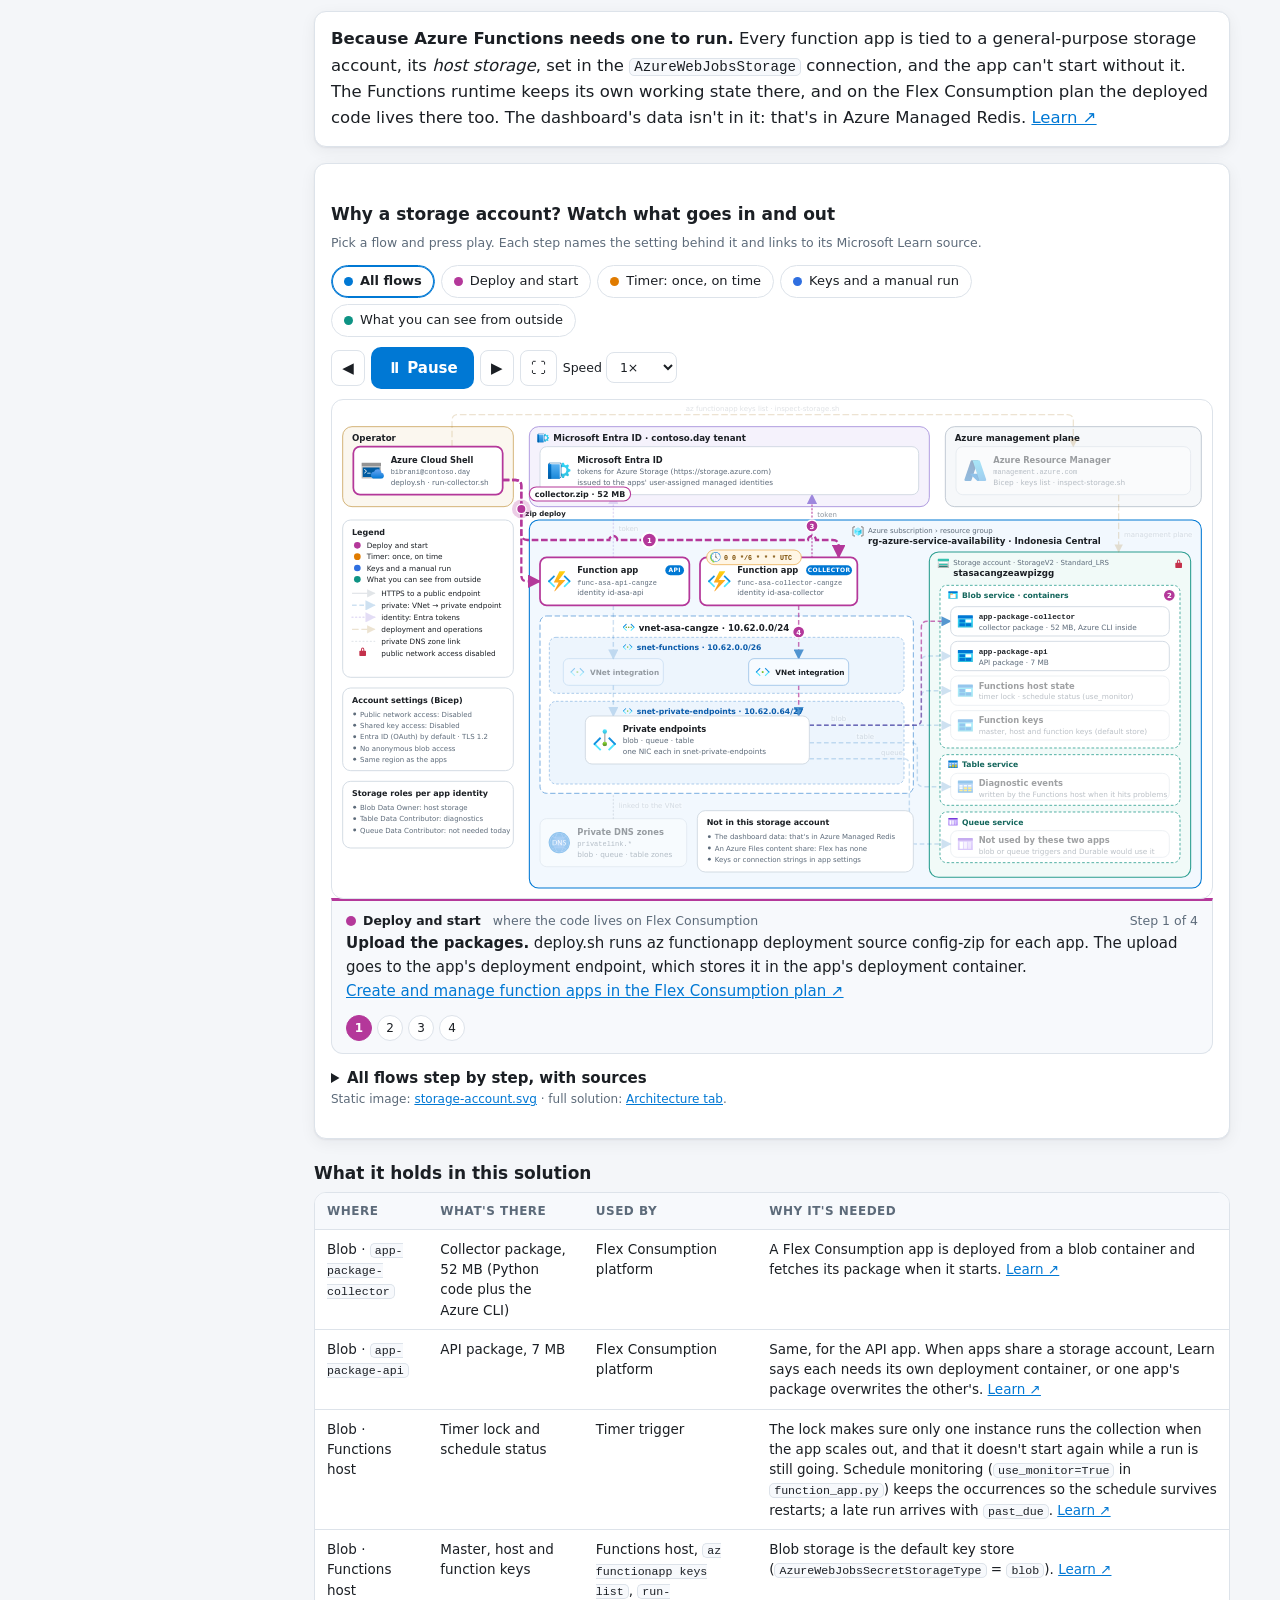
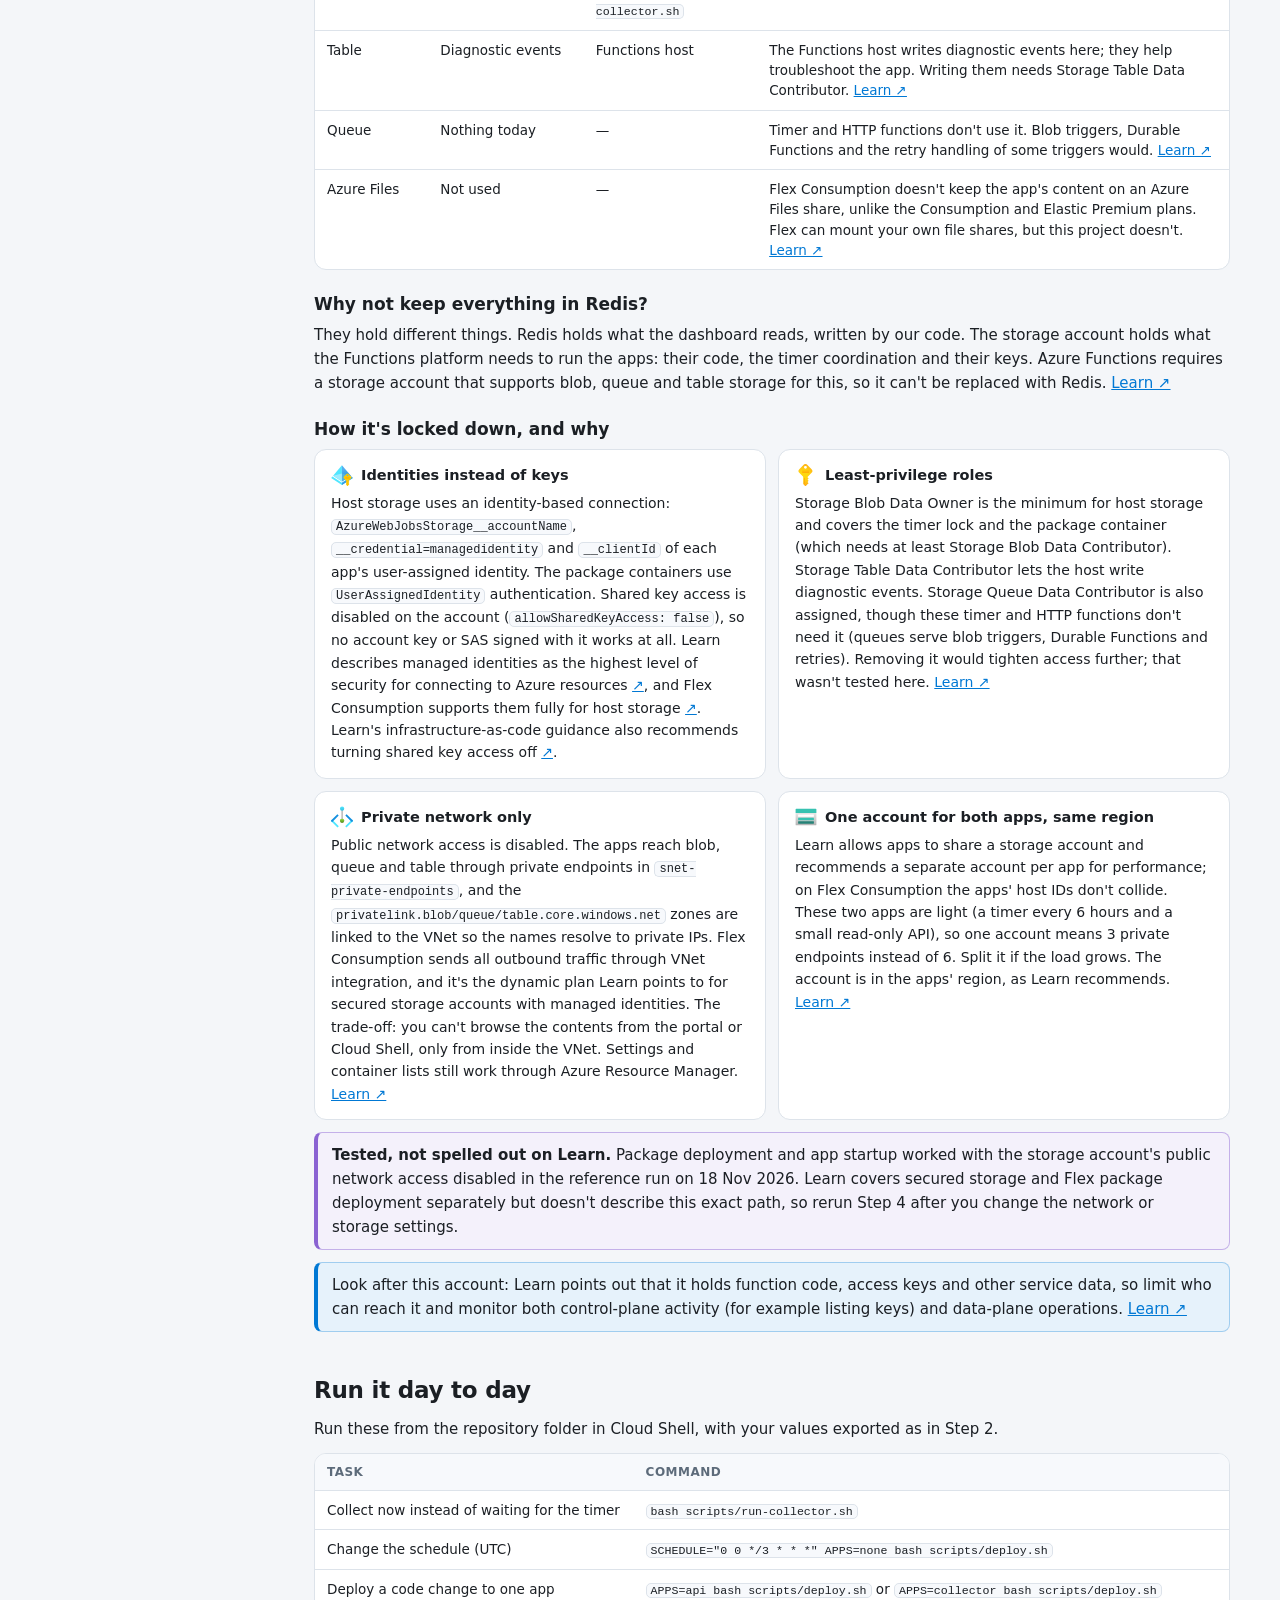
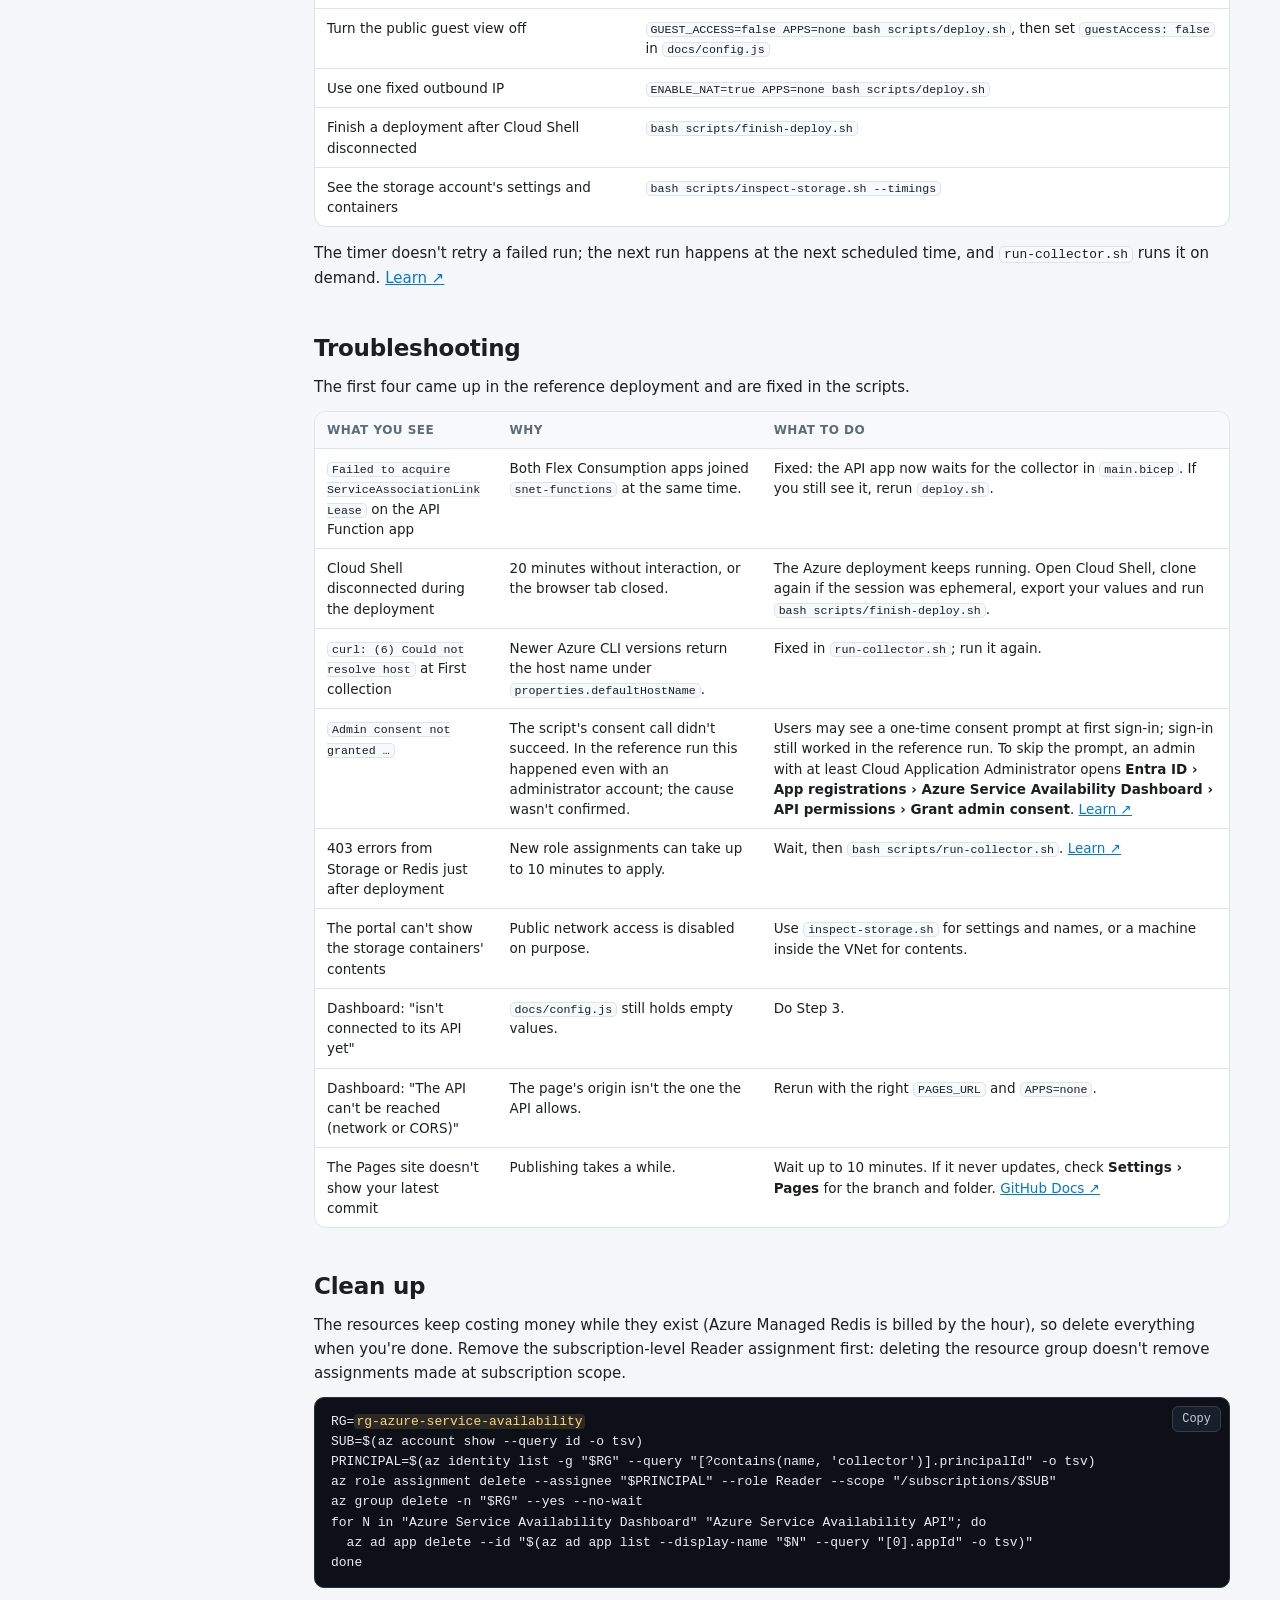
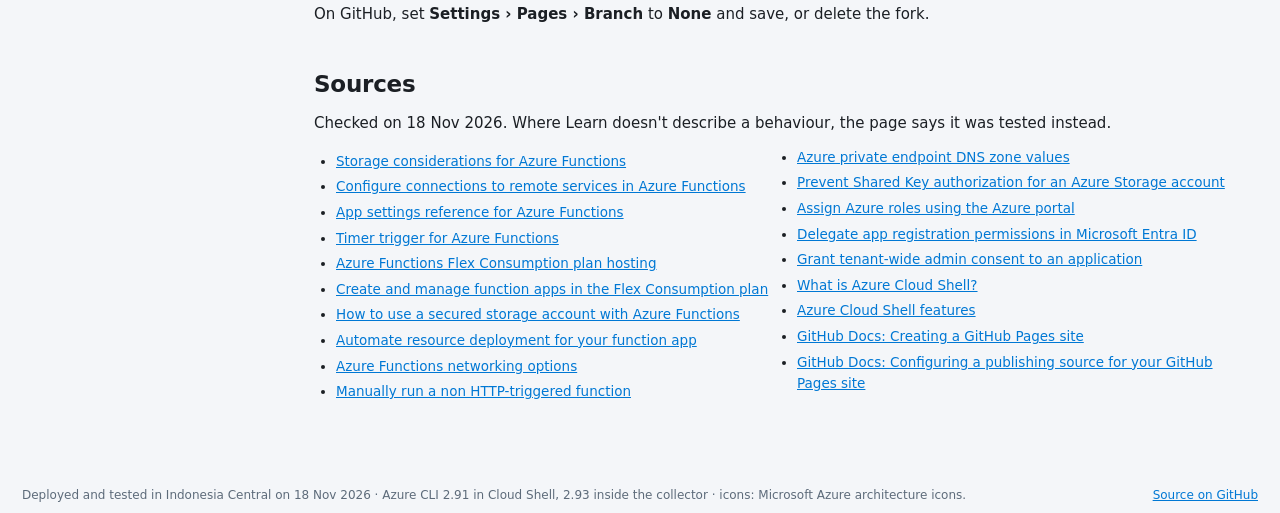
<file: docs/deploy.html>
<!doctype html>
<html lang="en" data-theme="auto">
<head>
  <meta charset="utf-8">
  <meta name="viewport" content="width=device-width, initial-scale=1">
  <title>Deploy Azure Service Availability · step-by-step guide</title>
  <meta name="description" content="Deploy the Azure Service Availability dashboard to your own subscription with one command in Azure Cloud Shell, publish it with GitHub Pages, and see why Azure Functions needs a storage account.">
  <meta http-equiv="Content-Security-Policy" content="default-src 'self'; script-src 'self'; style-src 'self' 'unsafe-inline'; img-src 'self' data: blob:; connect-src 'self'; object-src 'none'; base-uri 'self'">
  <meta name="referrer" content="strict-origin-when-cross-origin">
  <link rel="icon" href="assets/icons/region-management.svg" type="image/svg+xml">
  <link rel="stylesheet" href="assets/css/app.css">
  <script type="module" src="assets/js/guide.js"></script>
</head>
<body class="guide-page">
<header class="topbar">
  <a class="brand" href="./">
    <img src="assets/icons/region-management.svg" alt="">
    <span><strong>Azure Service Availability</strong><small>Deployment guide</small></span>
  </a>
  <nav class="navlinks" aria-label="Site">
    <a href="./">Dashboard</a>
    <a href="./#architecture">Architecture</a>
    <a href="deploy.html" aria-current="page">Deploy</a>
  </nav>
  <div class="actions">
    <button class="ghost" id="motionBtn" type="button">Animations</button>
    <button class="ghost" id="themeBtn" type="button">Theme</button>
  </div>
</header>

<div class="guide">
  <nav class="toc" aria-label="On this page">
    <h2>On this page</h2>
    <ol>
      <li><a href="#values">Your values</a></li>
      <li><a href="#what">What you deploy</a></li>
      <li><a href="#prereqs">Before you start</a></li>
      <li><a href="#settings">Settings</a></li>
      <li><a href="#step1">1 · Get the code</a></li>
      <li><a href="#step2">2 · Deploy</a></li>
      <li><a href="#step3">3 · Publish the dashboard</a></li>
      <li><a href="#step4">4 · Check it works</a></li>
      <li><a href="#storage" class="hl">Why a storage account?</a></li>
      <li><a href="#operate">Run it day to day</a></li>
      <li><a href="#troubleshoot">Troubleshooting</a></li>
      <li><a href="#cleanup">Clean up</a></li>
      <li><a href="#sources">Sources</a></li>
    </ol>
  </nav>

  <main class="doc">
    <section id="top" class="hero">
      <p class="eyebrow">Step-by-step guide</p>
      <h1>Deploy Azure Service Availability</h1>
      <p class="lead">One command in Azure Cloud Shell builds the whole backend in your subscription: two Azure Functions apps on the Flex Consumption plan, Azure Managed Redis, a locked-down storage account, private networking and monitoring. Then GitHub Pages publishes the dashboard.</p>
      <div class="hero-chips">
        <span class="chip">Azure Cloud Shell (Bash)</span>
        <span class="chip">Bicep</span>
        <span class="chip">Managed identities, no secrets in the repo</span>
        <span class="chip chip-ok">Tested end to end on 18 Nov 2026 · Indonesia Central</span>
      </div>
      <div class="hero-cta">
        <a class="btn primary" href="#prereqs">Start the deployment</a>
        <a class="btn" href="#storage">Why a storage account?</a>
        <a class="btn" href="./#architecture">See the architecture</a>
      </div>
    </section>

    <section id="values">
      <h2>Your values</h2>
      <p>Type your own values and every command on this page updates. Nothing leaves your browser. The defaults are the reference deployment.</p>
      <form class="form-grid" id="valuesForm" autocomplete="off">
        <label>GitHub owner<input name="owner" spellcheck="false" aria-describedby="valuesHint"></label>
        <label>Repository<input name="repo" spellcheck="false"></label>
        <label>Sign-in domain<input name="domain" spellcheck="false"></label>
        <label>Azure region<input name="location" spellcheck="false"></label>
        <label>Resource group<input name="rg" spellcheck="false"></label>
        <button type="button" class="ghost" id="valuesReset">Reset</button>
      </form>
      <p class="fine" id="valuesHint">Dashboard URL: <var class="v" data-v="pages">https://ibranibeny.github.io/azure-service-availability/</var></p>
    </section>

    <section id="what">
      <h2>What you deploy</h2>
      <p><code>scripts/deploy.sh</code> creates the resources below in one resource group, plus two app registrations in Microsoft Entra ID and one role assignment on the subscription. Resource names end in a short suffix made from your subscription, resource group and region (<code>cangze</code> in the reference deployment).</p>
      <div class="tablewrap"><table>
        <thead><tr><th>Resource</th><th>Name in the reference deployment</th><th>Why it's there</th></tr></thead>
        <tbody>
          <tr><td><img class="ico" src="assets/icons/function-apps.svg" alt=""> Function app, Flex Consumption, Python 3.12</td><td><code>func-asa-collector-cangze</code></td><td>Timer trigger every 6 hours (UTC). Runs the Azure CLI with its managed identity and writes the snapshot to Redis.</td></tr>
          <tr><td><img class="ico" src="assets/icons/function-apps.svg" alt=""> Function app, Flex Consumption, Python 3.12</td><td><code>func-asa-api-cangze</code></td><td>Read-only HTTP API for the dashboard: guest reads without a token, Microsoft Entra ID tokens for signed-in users.</td></tr>
          <tr><td>Flex Consumption plans ×2</td><td><code>plan-asa-collector-cangze</code>, <code>plan-asa-api-cangze</code></td><td>One plan per app.</td></tr>
          <tr><td><img class="ico" src="assets/icons/managed-identities.svg" alt=""> User-assigned managed identities ×2</td><td><code>id-asa-collector-cangze</code>, <code>id-asa-api-cangze</code></td><td>How the apps sign in to Azure Resource Manager, Redis, Storage and Application Insights, with no secrets.</td></tr>
          <tr><td><img class="ico" src="assets/icons/azure-managed-redis.svg" alt=""> Azure Managed Redis, Balanced B0, high availability</td><td><code>redis-asa-cangze</code></td><td>The snapshot the dashboard reads. Microsoft Entra authentication only; no public network access.</td></tr>
          <tr><td><img class="ico" src="assets/icons/storage-accounts.svg" alt=""> Storage account, StorageV2, Standard_LRS</td><td><code>stasacangzeawpizgg</code></td><td>Required by Azure Functions: deployment packages and the Functions host's own state. <a href="#storage">Why a storage account?</a></td></tr>
          <tr><td><img class="ico" src="assets/icons/virtual-networks.svg" alt=""> Virtual network</td><td><code>vnet-asa-cangze</code> 10.62.0.0/24</td><td><code>snet-functions</code> /26, shared by both apps for VNet integration and delegated to <code>Microsoft.App/environments</code>; Learn recommends /26 when several Flex Consumption apps share a subnet. <code>snet-private-endpoints</code> /27. <a href="https://learn.microsoft.com/en-us/azure/azure-functions/flex-consumption-how-to" target="_blank" rel="noopener">Learn ↗</a></td></tr>
          <tr><td><img class="ico" src="assets/icons/private-endpoints.svg" alt=""> Private endpoints ×4, private DNS zones ×4</td><td>blob, queue, table, Redis</td><td>Private paths from the apps to Storage and Redis.</td></tr>
          <tr><td><img class="ico" src="assets/icons/application-insights.svg" alt=""> Application Insights + Log Analytics</td><td><code>appi-asa-cangze</code>, <code>log-asa-cangze</code></td><td>Telemetry with Microsoft Entra authentication; local authentication is off.</td></tr>
          <tr><td>Role assignments</td><td>—</td><td>Collector: Reader on the subscription. Both apps: Storage Blob Data Owner, Storage Queue Data Contributor and Storage Table Data Contributor on the storage account, Monitoring Metrics Publisher on Application Insights, and the Redis access policy <code>default</code>.</td></tr>
          <tr><td><img class="ico" src="assets/icons/nat.svg" alt=""> NAT gateway + public IP (optional)</td><td><code>nat-asa-cangze</code></td><td>Only with <code>ENABLE_NAT=true</code>: a fixed outbound IP address.</td></tr>
          <tr><td><img class="ico" src="assets/icons/app-registrations.svg" alt=""> Entra app registrations ×2</td><td>Azure Service Availability API, Azure Service Availability Dashboard</td><td>The API exposes the scope <code>Availability.Read</code>; the dashboard is a single-page app with no secret.</td></tr>
          <tr><td><img class="ico" src="assets/icons/folder-website.svg" alt=""> GitHub Pages site</td><td><var class="v" data-v="pages">https://ibranibeny.github.io/azure-service-availability/</var></td><td>The dashboard. Public.</td></tr>
        </tbody>
      </table></div>
      <p>How the traffic flows between these parts, hop by hop: <a href="./#architecture">Architecture tab</a>.</p>
    </section>

    <section id="prereqs">
      <h2>Before you start</h2>
      <ul class="checks">
        <li><b>Rights in the Azure subscription.</b> You create resources and role assignments, including Reader for the collector on the whole subscription. Your account needs <code>Microsoft.Authorization/roleAssignments/write</code> at subscription scope: for example Owner, or Contributor plus User Access Administrator or Role Based Access Control Administrator. <a href="https://learn.microsoft.com/en-us/azure/role-based-access-control/role-assignments-portal" target="_blank" rel="noopener">Learn ↗</a></li>
        <li><b>App registrations in Microsoft Entra ID.</b> By default every user can register applications. If your tenant turned that off, you need the Application Developer role. <a href="https://learn.microsoft.com/en-us/entra/identity/role-based-access-control/delegate-app-roles" target="_blank" rel="noopener">Learn ↗</a></li>
        <li><b>A region with Flex Consumption and Azure Managed Redis.</b> The dashboard's Service matrix shows both. Everything goes into one region; Learn recommends keeping the function app's storage account in the app's region. <a href="https://learn.microsoft.com/en-us/azure/azure-functions/storage-considerations" target="_blank" rel="noopener">Learn ↗</a></li>
        <li><b>Azure Cloud Shell (Bash).</b> It includes the Azure CLI and Bicep. Sessions end after 20 minutes without interaction, and ephemeral sessions keep no files, but the Azure deployment keeps running and you can resume it (<a href="#troubleshoot">Troubleshooting</a>). Building the packages needs Python 3.12, the apps' runtime; <code>scripts/build.sh</code> checks and stops otherwise. Cloud Shell had 3.12.15 on 18 Nov 2026; if yours differs, point <code>PYTHON</code> to a 3.12 interpreter. <a href="https://learn.microsoft.com/en-us/azure/cloud-shell/overview" target="_blank" rel="noopener">Learn ↗</a> · <a href="https://learn.microsoft.com/en-us/azure/cloud-shell/features" target="_blank" rel="noopener">tools ↗</a></li>
        <li><b>A GitHub account.</b> With GitHub Free, Pages needs a public repository. Pages sites are public on the internet even when the repository is private, which is fine here: the site and <code>config.js</code> hold public identifiers only, no secrets. <a href="https://docs.github.com/en/pages/getting-started-with-github-pages/creating-a-github-pages-site" target="_blank" rel="noopener">GitHub Docs ↗</a></li>
        <li><b>Resource providers.</b> The script registers any that are missing: <code>Microsoft.App</code> (Learn requires it for Flex Consumption VNet integration), <code>Microsoft.Web</code>, <code>Microsoft.Cache</code>, <code>Microsoft.Network</code>, <code>Microsoft.Storage</code>, <code>Microsoft.Insights</code>, <code>Microsoft.OperationalInsights</code>, <code>Microsoft.ManagedIdentity</code>. <a href="https://learn.microsoft.com/en-us/azure/azure-functions/flex-consumption-how-to" target="_blank" rel="noopener">Learn ↗</a></li>
      </ul>
    </section>

    <section id="settings">
      <h2>Settings</h2>
      <p>The script reads environment variables. For a fork, set at least <code>PAGES_URL</code> and <code>ALLOWED_DOMAINS</code>.</p>
      <div class="tablewrap"><table>
        <thead><tr><th>Variable</th><th>Default</th><th>What it controls</th></tr></thead>
        <tbody>
          <tr><td><code>PAGES_URL</code></td><td><code>https://ibranibeny.github.io/azure-service-availability/</code></td><td>Your dashboard URL. It becomes the dashboard app's redirect URI, and its origin becomes the only browser origin the API allows (CORS).</td></tr>
          <tr><td><code>ALLOWED_DOMAINS</code></td><td><code>contoso.day</code></td><td>Comma-separated account domains the API accepts from signed-in users.</td></tr>
          <tr><td><code>LOCATION</code></td><td><code>indonesiacentral</code></td><td>Azure region for every resource.</td></tr>
          <tr><td><code>RG</code></td><td><code>rg-azure-service-availability</code></td><td>Resource group, created if it doesn't exist.</td></tr>
          <tr><td><code>SCHEDULE</code></td><td><code>0 0 */6 * * *</code></td><td>Collector timer: six-field NCRONTAB in UTC. The default runs at 00:00, 06:00, 12:00 and 18:00 UTC (07:00, 13:00, 19:00 and 01:00 WIB). Linux Flex Consumption doesn't support a time-zone setting. <a href="https://learn.microsoft.com/en-us/azure/azure-functions/functions-bindings-timer" target="_blank" rel="noopener">Learn ↗</a></td></tr>
          <tr><td><code>GUEST_ACCESS</code></td><td><code>true</code></td><td>Public read-only view without sign-in, limited to 120 requests a minute per address on each instance.</td></tr>
          <tr><td><code>REDIS_SKU</code></td><td><code>Balanced_B0</code></td><td>Azure Managed Redis SKU.</td></tr>
          <tr><td><code>ENABLE_NAT</code></td><td><code>false</code></td><td>Adds a NAT gateway so outbound traffic uses one fixed public IP.</td></tr>
          <tr><td><code>APPS</code></td><td><code>collector api</code></td><td>Which Function apps to build and deploy: <code>api</code>, <code>collector</code>, or <code>none</code> to apply settings only.</td></tr>
          <tr><td><code>PAGES_ORIGIN</code></td><td>taken from <code>PAGES_URL</code></td><td>Set it only if the browser origin differs from the one in <code>PAGES_URL</code>.</td></tr>
          <tr><td><code>API_APP_NAME</code>, <code>SPA_APP_NAME</code></td><td>Azure Service Availability API / Dashboard</td><td>Display names of the two app registrations. Reruns find the apps by these names and update them.</td></tr>
        </tbody>
      </table></div>
      <p class="callout warn">Reruns apply whatever settings they get. Export your values once per Cloud Shell session (Step 2 does) so a later run doesn't fall back to the defaults.</p>
    </section>

    <section id="step1">
      <h2><span class="stepno">1</span> Get the code</h2>
      <ol>
        <li>Fork <a href="https://github.com/ibranibeny/azure-service-availability" target="_blank" rel="noopener">ibranibeny/azure-service-availability</a> into your GitHub account.</li>
        <li>Open <a href="https://shell.azure.com" target="_blank" rel="noopener">Azure Cloud Shell</a>, choose <b>Bash</b>, and check that you're in the right subscription:
<pre class="code"><code>az account show --query "{subscription:name, user:user.name, tenant:tenantId}" -o table
<span class="c"># only if it's the wrong one:</span>
az account set --subscription "&lt;subscription name or ID&gt;"</code></pre></li>
        <li>Clone your fork:
<pre class="code"><code>git clone <var class="v" data-v="clone">https://github.com/ibranibeny/azure-service-availability.git</var>
cd <var class="v" data-v="repo">azure-service-availability</var></code></pre></li>
      </ol>
    </section>

    <section id="step2">
      <h2><span class="stepno">2</span> Deploy</h2>
<pre class="code"><code>export PAGES_URL=<var class="v" data-v="pages">https://ibranibeny.github.io/azure-service-availability/</var>
export ALLOWED_DOMAINS=<var class="v" data-v="domain">contoso.day</var>
export LOCATION=<var class="v" data-v="location">indonesiacentral</var>
export RG=<var class="v" data-v="rg">rg-azure-service-availability</var>
bash scripts/deploy.sh 2&gt;&amp;1 | tee ~/deploy.log</code></pre>
      <p>The script prints a heading for each phase. This is what each one does:</p>
      <div class="tablewrap"><table class="phases">
        <thead><tr><th>Heading</th><th>What happens</th></tr></thead>
        <tbody>
          <tr><td><code>==&gt; Signed-in account and subscription</code></td><td>Shows where it will deploy. Press <kbd>Ctrl</kbd>+<kbd>C</kbd> now if that's the wrong subscription.</td></tr>
          <tr><td><code>==&gt; Resource providers</code></td><td>Registers the providers that aren't registered yet.</td></tr>
          <tr><td><code>==&gt; Microsoft Entra app registrations (API + dashboard)</code></td><td><code>scripts/entra-apps.sh</code> creates or updates the API app (scope <code>Availability.Read</code>, v2 tokens) and the dashboard app (single-page app, redirect URIs <code>PAGES_URL</code> and <code>http://localhost:8080/</code>, pre-authorized for the API). It tries to grant admin consent and prints both app IDs.</td></tr>
          <tr><td><code>==&gt; Infrastructure in …</code></td><td>Creates the resource group, starts <code>infra/main.bicep</code> as deployment <code>asa-&lt;UTC time&gt;</code> without waiting for it, and prints the command to resume if Cloud Shell disconnects.</td></tr>
          <tr><td><code>==&gt; Build Function apps in the background</code></td><td>While Azure deploys, builds both zip packages locally with Python 3.12: the collector (52 MB, it carries the Azure CLI) and the API (7 MB).</td></tr>
          <tr><td><code>==&gt; Infrastructure deployment in …</code></td><td>Checks every 30 seconds until the deployment succeeds. If it fails, it prints each failed resource with its error. The API app waits for the collector because both join <code>snet-functions</code>. A rerun on 18 Nov 2026 finished in under 2 minutes; a first run takes longer.</td></tr>
          <tr><td><code>==&gt; Deploy the Function app code</code></td><td><code>az functionapp deployment source config-zip --build-remote false</code> for each app, up to 3 tries. The package lands in the app's own blob container. <a href="https://learn.microsoft.com/en-us/azure/azure-functions/flex-consumption-how-to" target="_blank" rel="noopener">Learn ↗</a></td></tr>
          <tr><td><code>==&gt; First collection</code></td><td>Runs the timer function once through the collector's admin endpoint; <code>HTTP 202</code> means accepted. After that the schedule takes over. <a href="https://learn.microsoft.com/en-us/azure/azure-functions/functions-manually-run-non-http" target="_blank" rel="noopener">Learn ↗</a></td></tr>
          <tr><td><code>==&gt; Dashboard settings for docs/config.js</code></td><td>Prints the values for the dashboard. They're public identifiers, not secrets.</td></tr>
        </tbody>
      </table></div>
      <p>The end of the output looks like this (values from the reference deployment; yours differ):</p>
<pre class="code out"><code>==&gt; Dashboard settings for docs/config.js
window.ASA_CONFIG = {
  tenantId: "a1571616-cb5c-4d81-93ab-83c3856d83f2",
  clientId: "24ad041d-3dad-4680-9109-f273d855acb6",
  apiScope: "api://d6abc7fb-796f-4c82-95c8-9d8a10085125/Availability.Read",
  apiBase: "https://func-asa-api-cangze.azurewebsites.net/api",
  domainHint: "contoso.day",
  guestAccess: true
};

Collector: func-asa-collector-cangze   API: https://func-asa-api-cangze.azurewebsites.net/api
Health check: curl -s https://func-asa-api-cangze.azurewebsites.net/api/health</code></pre>
      <p class="callout test"><b>Differs from Learn's default.</b> For Python, Learn says to request a remote build (<code>--build-remote true</code>), mainly to avoid packages built on Windows for Linux. This project builds on Linux in Cloud Shell instead: <code>build.sh</code> insists on Python 3.12 and stops if a compiled package needs a newer Linux than the Functions image. That worked in the reference run. A remote build wasn't tested with this private-storage setup. <a href="https://learn.microsoft.com/en-us/azure/azure-functions/flex-consumption-how-to" target="_blank" rel="noopener">Learn ↗</a></p>
    </section>

    <section id="step3">
      <h2><span class="stepno">3</span> Publish the dashboard</h2>
      <ol>
        <li>Put the printed block into <code>docs/config.js</code> in your fork. On GitHub: open <code>docs/config.js</code>, select <b>Edit</b>, replace the content and <b>Commit changes</b>.</li>
        <li>Turn on GitHub Pages: <b>Settings › Pages › Build and deployment › Source: Deploy from a branch</b>, branch <code>main</code>, folder <code>/docs</code>, then <b>Save</b>. The folder has a <code>.nojekyll</code> file, so GitHub serves the files as they are. Changes can take up to 10 minutes to appear. <a href="https://docs.github.com/en/pages/getting-started-with-github-pages/configuring-a-publishing-source-for-your-github-pages-site" target="_blank" rel="noopener">GitHub Docs ↗</a></li>
        <li>Open <var class="v" data-v="pages">https://ibranibeny.github.io/azure-service-availability/</var>. You land in the guest view; <b>Sign in</b> uses your Entra tenant.</li>
      </ol>
      <p class="callout warn">If the dashboard ends up at a different URL than <code>PAGES_URL</code> (a custom domain or a renamed repository), run <code>PAGES_URL=&lt;real URL&gt; APPS=none bash scripts/deploy.sh</code> so the redirect URI and CORS match. Otherwise sign-in and API calls fail.</p>
    </section>

    <section id="step4">
      <h2><span class="stepno">4</span> Check it works</h2>
      <p>In the same Cloud Shell folder:</p>
<pre class="code"><code>API=$(jq -r .apiBaseUrl.value .deploy/outputs.json)
curl -s "$API/health"                                                    <span class="c"># {"status":"ok"}</span>
curl -s -o /dev/null -w '%{http_code}\n' "$API/summary"                  <span class="c"># 200 with the guest view on, 401 when it's off</span>
curl -s -o /dev/null -w '%{http_code}\n' -H 'Authorization: Bearer x.y.z' "$API/summary"   <span class="c"># 401: a bad token is refused, never treated as a guest</span></code></pre>
      <p>Then confirm the first collection in Application Insights. The first query installs the <code>log-analytics</code> CLI extension (preview).</p>
<pre class="code"><code>WS=$(az monitor log-analytics workspace list -g "$RG" --query "[0].customerId" -o tsv)
az monitor log-analytics query -w "$WS" -o table --analytics-query \
  "AppTraces | where Message startswith 'Collection finished' | project TimeGenerated, Message | order by TimeGenerated desc | take 3"</code></pre>
      <p>In the reference run it logged:</p>
<pre class="code out"><code>Collection finished: {"at": "&lt;time of the run, UTC&gt;", "durationSec": 88.5, "regions": 65, "vmRows": 67469, "azCalls": 75, "errors": 0}</code></pre>
      <p>Finally, look at the storage account from the management plane. The script only lists names and settings; it never reads blob, queue or table contents:</p>
<pre class="code"><code>bash scripts/inspect-storage.sh             <span class="c"># add --timings for deployment history and the slowest resources</span></code></pre>
      <p>It should show public network access <code>Disabled</code>, <code>allowSharedKeyAccess: false</code>, private endpoints for blob, queue and table, the two package containers next to the containers the Functions host creates, and the role assignments of both identities. On the dashboard, <b>Schedule &amp; changes</b> lists the run and the time of the next one.</p>
    </section>

    <section id="storage">
      <h2>Why a storage account?</h2>
      <p class="answer"><b>Because Azure Functions needs one to run.</b> Every function app is tied to a general-purpose storage account, its <i>host storage</i>, set in the <code>AzureWebJobsStorage</code> connection, and the app can't start without it. The Functions runtime keeps its own working state there, and on the Flex Consumption plan the deployed code lives there too. The dashboard's data isn't in it: that's in Azure Managed Redis. <a href="https://learn.microsoft.com/en-us/azure/azure-functions/manage-connections" target="_blank" rel="noopener">Learn ↗</a></p>

      <div class="card arch-card">
        <!-- arch:widget -->
      <h3 class="arch-h">Why a storage account? Watch what goes in and out</h3>
      <p class="muted small arch-intro">Pick a flow and press play. Each step names the setting behind it and links to its Microsoft Learn source.</p>
      <div class="arch-wrap" id="arch">
        <div class="arch-bar">
          <div class="arch-flows" role="group" aria-label="Choose a flow">
            <button type="button" data-flow="tour" aria-pressed="true" style="--c:var(--accent)"><span class="dot"></span>All flows</button>
            <button type="button" data-flow="pkg" aria-pressed="false" style="--c:var(--az-f-deploy)"><span class="dot"></span>Deploy and start</button>
            <button type="button" data-flow="timer" aria-pressed="false" style="--c:var(--az-f-collect)"><span class="dot"></span>Timer: once, on time</button>
            <button type="button" data-flow="keys" aria-pressed="false" style="--c:var(--az-f-signedin)"><span class="dot"></span>Keys and a manual run</button>
            <button type="button" data-flow="mgmt" aria-pressed="false" style="--c:var(--az-f-guest)"><span class="dot"></span>What you can see from outside</button>
          </div>
          <div class="arch-ctl">
            <button type="button" class="ghost" id="archPrev" aria-label="Previous step" title="Previous step (←)">&#9664;</button>
            <button type="button" class="primary" id="archPlay">&#9654; Play traffic</button>
            <button type="button" class="ghost" id="archNext" aria-label="Next step" title="Next step (→)">&#9654;</button>
            <button type="button" class="ghost" id="archFull" aria-label="Full screen" title="Full screen (F)">&#x26F6;</button>
            <label class="small">Speed <select id="archSpeed" aria-label="Animation speed"><option value="0.5">0.5×</option><option value="1" selected>1×</option><option value="1.5">1.5×</option><option value="2">2×</option></select></label>
          </div>
        </div>
        <div class="arch-canvas" tabindex="0" aria-label="Storage account diagram. Space plays or pauses the animation, the arrow keys step through it, F opens full screen." data-idle-name="Four flows" data-idle-tag="deploy and start · timer · keys · what you can see from outside" data-storage-key="asa.storagePlay">
          <svg class="arch-svg" id="archSvg" viewBox="0 -16 1320 748" role="img" aria-labelledby="arch-title arch-desc"><title id="arch-title">Why the Function apps need a storage account</title><desc id="arch-desc">The two Flex Consumption Function apps use one storage account, reached only through private endpoints with managed-identity tokens: deployment packages, the timer lock and schedule status, function keys and host diagnostics. The dashboard data itself lives in Azure Managed Redis.</desc><defs><marker id="arch-m-public" viewBox="0 0 10 10" refX="9" refY="5" markerWidth="7" markerHeight="7" orient="auto-start-reverse"><path class="mk-public" d="M0 0L10 5L0 10z"/></marker><marker id="arch-m-private" viewBox="0 0 10 10" refX="9" refY="5" markerWidth="7" markerHeight="7" orient="auto-start-reverse"><path class="mk-private" d="M0 0L10 5L0 10z"/></marker><marker id="arch-m-identity" viewBox="0 0 10 10" refX="9" refY="5" markerWidth="7" markerHeight="7" orient="auto-start-reverse"><path class="mk-identity" d="M0 0L10 5L0 10z"/></marker><marker id="arch-m-telemetry" viewBox="0 0 10 10" refX="9" refY="5" markerWidth="7" markerHeight="7" orient="auto-start-reverse"><path class="mk-telemetry" d="M0 0L10 5L0 10z"/></marker><marker id="arch-m-ops" viewBox="0 0 10 10" refX="9" refY="5" markerWidth="7" markerHeight="7" orient="auto-start-reverse"><path class="mk-ops" d="M0 0L10 5L0 10z"/></marker><marker id="arch-m-on" viewBox="0 0 10 10" refX="9" refY="5" markerWidth="6" markerHeight="6" orient="auto-start-reverse"><path class="mk-on" d="M0 0L10 5L0 10z"/></marker></defs><g class="az-zone z-ops"><rect class="az-zr" x="16" y="24" width="256" height="120" rx="14"/><text class="az-zt" x="30" y="46">Operator</text></g><g class="az-zone z-identity"><rect class="az-zr" x="296" y="24" width="600" height="120" rx="14"/><image href="assets/icons/tenant-properties.svg" x="308" y="32" width="18" height="18"/><text class="az-zt" x="332" y="46">Microsoft Entra ID · contoso.day tenant</text></g><g class="az-zone z-web"><rect class="az-zr" x="920" y="24" width="384" height="120" rx="14"/><text class="az-zt" x="934" y="46">Azure management plane</text></g><g class="az-zone z-azure"><rect class="az-zr" x="296" y="164" width="1008" height="552" rx="14"/><image href="assets/icons/resource-groups.svg" x="780" y="172" width="18" height="18"/><text class="az-zk" x="804" y="183">Azure subscription › resource group</text><text class="az-zt" x="804" y="200">rg-azure-service-availability · Indonesia Central</text></g><g class="az-zone z-vnet"><rect class="az-zr" x="312" y="308" width="560" height="266" rx="10"/><image href="assets/icons/virtual-networks.svg" x="436" y="316" width="18" height="18"/><text class="az-zt" x="460" y="330">vnet-asa-cangze · 10.62.0.0/24</text></g><g class="az-zone z-subnet"><rect class="az-zr" x="326" y="340" width="532" height="84" rx="10"/><image href="assets/icons/subnet.svg" x="436" y="347" width="15" height="15"/><text class="az-zt" x="457" y="359">snet-functions · 10.62.0.0/26</text></g><g class="az-zone z-subnet"><rect class="az-zr" x="326" y="436" width="532" height="124" rx="10"/><image href="assets/icons/subnet.svg" x="436" y="443" width="15" height="15"/><text class="az-zt" x="457" y="455">snet-private-endpoints · 10.62.0.64/27</text></g><g class="az-zone z-store"><rect class="az-zr" x="896" y="212" width="392" height="488" rx="14"/><image href="assets/icons/storage-accounts.svg" x="908" y="220" width="18" height="18"/><text class="az-zk" x="932" y="231">Storage account · StorageV2 · Standard_LRS</text><text class="az-zt" x="932" y="248">stasacangzeawpizgg</text><g class="az-lockg"><title>Public network access disabled</title><path class="az-lock" d="M1266 228h8a1 1 0 0 1 1 1v6a1 1 0 0 1-1 1h-8a1 1 0 0 1-1-1v-6a1 1 0 0 1 1-1zm1.6 0v-2.2a2.4 2.4 0 0 1 4.8 0v2.2h-1.4v-2.2a1 1 0 0 0-2 0v2.2z"/></g></g><g class="az-zone z-svc"><rect class="az-zr" x="912" y="262" width="360" height="244" rx="10"/><image href="assets/icons/storage-container.svg" x="924" y="269" width="15" height="15"/><text class="az-zt" x="945" y="281">Blob service · containers</text></g><g class="az-zone z-svc"><rect class="az-zr" x="912" y="516" width="360" height="76" rx="10"/><image href="assets/icons/storage-table.svg" x="924" y="523" width="15" height="15"/><text class="az-zt" x="945" y="535">Table service</text></g><g class="az-zone z-svc"><rect class="az-zr" x="912" y="602" width="360" height="76" rx="10"/><image href="assets/icons/storage-queue.svg" x="924" y="609" width="15" height="15"/><text class="az-zt" x="945" y="621">Queue service</text></g><g id="arch-segs"><g class="az-seg-g cat-ops" data-seg="sh_arm"><path id="arch-seg-sh_arm" class="az-seg" d="M180 54 L180 15 Q180 6 189 6 L1103 6 Q1112 6 1112 15 L1112 54"/><text class="az-sl" x="646" y="0" text-anchor="middle">az functionapp keys list · inspect-storage.sh</text></g><g class="az-seg-g cat-ops" data-seg="sh_api"><path id="arch-seg-sh_api" class="az-seg" d="M256 104 L275 104 Q284 104 284 113 L284 247 Q284 256 293 256 L312 256"/><text class="az-sl" x="290" y="158" text-anchor="start">zip deploy</text></g><g class="az-seg-g cat-ops" data-seg="sh_col"><path id="arch-seg-sh_col" class="az-seg" d="M256 104 L275 104 Q284 104 284 113 L284 185 Q284 194 293 194 L416 194 A6 6 0 0 1 428 194 L714 194 A6 6 0 0 1 726 194 L751 194 Q760 194 760 203 L760 220"/></g><g class="az-seg-g cat-identity" data-seg="api_entra"><path id="arch-seg-api_entra" class="az-seg" d="M422 220 L422 126"/><text class="az-sl" x="430" y="180" text-anchor="start">token</text></g><g class="az-seg-g cat-identity" data-seg="col_entra"><path id="arch-seg-col_entra" class="az-seg" d="M720 220 L720 126"/><text class="az-sl" x="728" y="160" text-anchor="start">token</text></g><g class="az-seg-g cat-private" data-seg="api_port"><path id="arch-seg-api_port" class="az-seg" d="M422 292 L422 372"/></g><g class="az-seg-g cat-private" data-seg="col_port"><path id="arch-seg-col_port" class="az-seg" d="M700 292 L700 372"/></g><g class="az-seg-g cat-private" data-seg="portA_pe"><path id="arch-seg-portA_pe" class="az-seg" d="M422 412 L422 458"/></g><g class="az-seg-g cat-private" data-seg="portC_pe"><path id="arch-seg-portC_pe" class="az-seg" d="M700 412 L700 458"/></g><g class="az-seg-g cat-private" data-seg="pe_pkgC"><path id="arch-seg-pe_pkgC" class="az-seg" d="M716 472 L875 472 Q884 472 884 463 L884 325 Q884 316 893 316 L928 316"/></g><g class="az-seg-g cat-private" data-seg="pe_pkgA"><path id="arch-seg-pe_pkgA" class="az-seg" d="M716 472 L875 472 Q884 472 884 463 L884 377 Q884 368 893 368 L928 368"/></g><g class="az-seg-g cat-private" data-seg="pe_hosts"><path id="arch-seg-pe_hosts" class="az-seg" d="M716 472 L875 472 Q884 472 884 463 L884 429 Q884 420 893 420 L928 420"/></g><g class="az-seg-g cat-private" data-seg="pe_secrets"><path id="arch-seg-pe_secrets" class="az-seg" d="M716 472 L928 472"/><text class="az-sl" x="760" y="466" text-anchor="middle">blob</text></g><g class="az-seg-g cat-private" data-seg="pe_diag"><path id="arch-seg-pe_diag" class="az-seg" d="M716 498 L869 498 Q878 498 878 507 L878 555 Q878 564 887 564 L928 564"/><text class="az-sl" x="800" y="492" text-anchor="middle">table</text></g><g class="az-seg-g cat-private" data-seg="pe_queue"><path id="arch-seg-pe_queue" class="az-seg" d="M716 522 L857 522 Q866 522 866 531 L866 641 Q866 650 875 650 L928 650"/><text class="az-sl" x="840" y="516" text-anchor="middle">queue</text></g><g class="az-seg-g cat-link" data-seg="dns"><path id="arch-seg-dns" class="az-seg" d="M422 612 L422 574" style="marker-end:none"/><text class="az-sl" x="430" y="596" text-anchor="start">linked to the VNet</text></g><g class="az-seg-g cat-ops" data-seg="arm_st"><path id="arch-seg-arm_st" class="az-seg" d="M1180 126 L1180 212"/><text class="az-sl" x="1188" y="190" text-anchor="start">management plane</text></g></g><g class="az-zone z-box"><rect class="az-zr" x="16" y="164" width="256" height="236" rx="12"/></g><text class="az-lgh" x="30" y="186">Legend</text><circle cx="38" cy="202" r="5" class="lg-dot lg-pkg"/><text class="az-lg" x="52" y="206">Deploy and start</text><circle cx="38" cy="219" r="5" class="lg-dot lg-timer"/><text class="az-lg" x="52" y="223">Timer: once, on time</text><circle cx="38" cy="236" r="5" class="lg-dot lg-keys"/><text class="az-lg" x="52" y="240">Keys and a manual run</text><circle cx="38" cy="253" r="5" class="lg-dot lg-mgmt"/><text class="az-lg" x="52" y="257">What you can see from outside</text><g class="az-seg-g cat-public"><path class="az-seg" d="M30 274h34"/></g><text class="az-lg" x="74" y="278">HTTPS to a public endpoint</text><g class="az-seg-g cat-private"><path class="az-seg" d="M30 292h34"/></g><text class="az-lg" x="74" y="296">private: VNet → private endpoint</text><g class="az-seg-g cat-identity"><path class="az-seg" d="M30 310h34"/></g><text class="az-lg" x="74" y="314">identity: Entra tokens</text><g class="az-seg-g cat-ops"><path class="az-seg" d="M30 328h34"/></g><text class="az-lg" x="74" y="332">deployment and operations</text><g class="az-seg-g cat-link"><path class="az-seg" d="M30 346h34" style="marker-end:none"/></g><text class="az-lg" x="74" y="350">private DNS zone link</text><path class="az-lock" d="M42 360h8a1 1 0 0 1 1 1v6a1 1 0 0 1-1 1h-8a1 1 0 0 1-1-1v-6a1 1 0 0 1 1-1zm1.6 0v-2.2a2.4 2.4 0 0 1 4.8 0v2.2h-1.4v-2.2a1 1 0 0 0-2 0v2.2z"/><text class="az-lg" x="74" y="368">public network access disabled</text><g class="az-zone z-box"><rect class="az-zr" x="16" y="416" width="256" height="124" rx="12"/></g><text class="az-lgh" x="30" y="438">Account settings (Bicep)</text><circle cx="34" cy="455" r="2.2" class="lg-bullet"/><text class="az-note" x="42" y="459">Public network access: Disabled</text><circle cx="34" cy="472" r="2.2" class="lg-bullet"/><text class="az-note" x="42" y="476">Shared key access: Disabled</text><circle cx="34" cy="489" r="2.2" class="lg-bullet"/><text class="az-note" x="42" y="493">Entra ID (OAuth) by default · TLS 1.2</text><circle cx="34" cy="506" r="2.2" class="lg-bullet"/><text class="az-note" x="42" y="510">No anonymous blob access</text><circle cx="34" cy="523" r="2.2" class="lg-bullet"/><text class="az-note" x="42" y="527">Same region as the apps</text><g class="az-zone z-box"><rect class="az-zr" x="16" y="556" width="256" height="100" rx="12"/></g><text class="az-lgh" x="30" y="578">Storage roles per app identity</text><circle cx="34" cy="595" r="2.2" class="lg-bullet"/><text class="az-note" x="42" y="599">Blob Data Owner: host storage</text><circle cx="34" cy="612" r="2.2" class="lg-bullet"/><text class="az-note" x="42" y="616">Table Data Contributor: diagnostics</text><circle cx="34" cy="629" r="2.2" class="lg-bullet"/><text class="az-note" x="42" y="633">Queue Data Contributor: not needed today</text><g class="az-zone z-box"><rect class="az-zr" x="548" y="600" width="324" height="92" rx="12"/></g><text class="az-lgh" x="562" y="622">Not in this storage account</text><circle cx="566" cy="639" r="2.2" class="lg-bullet"/><text class="az-note" x="574" y="643">The dashboard data: that&#x27;s in Azure Managed Redis</text><circle cx="566" cy="656" r="2.2" class="lg-bullet"/><text class="az-note" x="574" y="660">An Azure Files content share: Flex has none</text><circle cx="566" cy="673" r="2.2" class="lg-bullet"/><text class="az-note" x="574" y="677">Keys or connection strings in app settings</text><g id="arch-nodes"><g class="az-node" data-node="shell" id="arch-node-shell"><rect class="az-card" x="32" y="54" width="224" height="72" rx="10"/><image href="assets/icons/azure-cloud-shell.svg" x="44" y="73" width="34" height="34"/><text class="az-t" x="88" y="78">Azure Cloud Shell</text><text class="az-m" x="88" y="95">bibrani@contoso.day</text><text class="az-s" x="88" y="111">deploy.sh · run-collector.sh</text></g><g class="az-node" data-node="entra" id="arch-node-entra"><rect class="az-card" x="312" y="54" width="568" height="72" rx="10"/><image href="assets/icons/tenant-properties.svg" x="324" y="73" width="34" height="34"/><text class="az-t" x="368" y="78">Microsoft Entra ID</text><text class="az-s" x="368" y="95">tokens for Azure Storage (https://storage.azure.com)</text><text class="az-s" x="368" y="111">issued to the apps&#x27; user-assigned managed identities</text></g><g class="az-node" data-node="arm" id="arch-node-arm"><rect class="az-card" x="936" y="54" width="352" height="72" rx="10"/><image href="assets/icons/azure-a.svg" x="948" y="73" width="34" height="34"/><text class="az-t" x="992" y="78">Azure Resource Manager</text><text class="az-m" x="992" y="95">management.azure.com</text><text class="az-s" x="992" y="111">Bicep · keys list · inspect-storage.sh</text></g><g class="az-node" data-node="api" id="arch-node-api"><rect class="az-card" x="312" y="220" width="224" height="72" rx="10"/><image href="assets/icons/function-apps.svg" x="324" y="239" width="34" height="34"/><text class="az-t" x="368" y="244">Function app</text><text class="az-m" x="368" y="261">func-asa-api-cangze</text><text class="az-s" x="368" y="277">identity id-asa-api</text><g class="az-pill"><rect x="500.0" y="232" width="28.0" height="15" rx="7.5"/><text x="514.0" y="242.5" text-anchor="middle">API</text></g></g><g class="az-node" data-node="collector" id="arch-node-collector"><rect class="az-card" x="552" y="220" width="236" height="72" rx="10"/><image href="assets/icons/function-apps.svg" x="564" y="239" width="34" height="34"/><text class="az-t" x="608" y="244">Function app</text><text class="az-m" x="608" y="261">func-asa-collector-cangze</text><text class="az-s" x="608" y="277">identity id-asa-collector</text><g class="az-pill"><rect x="711.2" y="232" width="68.8" height="15" rx="7.5"/><text x="745.6" y="242.5" text-anchor="middle">COLLECTOR</text></g><g class="az-timer" id="arch-timer"><rect x="562" y="209" width="142.0" height="22" rx="11"/><image href="assets/icons/scheduler.svg" x="567" y="212" width="16" height="16"/><text x="588" y="223.5">0 0 */6 * * *  UTC</text></g></g><g class="az-node az-port" data-node="portA" id="arch-node-portA"><rect class="az-card" x="347" y="372" width="150" height="40" rx="8"/><image href="assets/icons/subnet.svg" x="357" y="381" width="22" height="22"/><text class="az-t" x="387" y="396">VNet integration</text></g><g class="az-node az-port" data-node="portC" id="arch-node-portC"><rect class="az-card" x="625" y="372" width="150" height="40" rx="8"/><image href="assets/icons/subnet.svg" x="635" y="381" width="22" height="22"/><text class="az-t" x="665" y="396">VNet integration</text></g><g class="az-node" data-node="pe" id="arch-node-pe"><rect class="az-card" x="380" y="458" width="336" height="72" rx="10"/><image href="assets/icons/private-endpoints.svg" x="392" y="477" width="34" height="34"/><text class="az-t" x="436" y="482">Private endpoints</text><text class="az-s" x="436" y="499">blob · queue · table</text><text class="az-s" x="436" y="515">one NIC each in snet-private-endpoints</text></g><g class="az-node" data-node="dns" id="arch-node-dns"><rect class="az-card" x="312" y="612" width="220" height="72" rx="10"/><image href="assets/icons/dns-zones.svg" x="324" y="631" width="34" height="34"/><text class="az-t" x="368" y="636">Private DNS zones</text><text class="az-m" x="368" y="653">privatelink.*</text><text class="az-s" x="368" y="669">blob · queue · table zones</text></g><g class="az-node az-row" data-node="pkgC" id="arch-node-pkgC"><rect class="az-card" x="928" y="294" width="328" height="44" rx="10"/><image href="assets/icons/blob-block.svg" x="938" y="304.0" width="24" height="24"/><text class="az-rt" x="970" y="313">app-package-collector</text><text class="az-s" x="970" y="329">collector package · 52 MB, Azure CLI inside</text></g><g class="az-node az-row" data-node="pkgA" id="arch-node-pkgA"><rect class="az-card" x="928" y="346" width="328" height="44" rx="10"/><image href="assets/icons/blob-block.svg" x="938" y="356.0" width="24" height="24"/><text class="az-rt" x="970" y="365">app-package-api</text><text class="az-s" x="970" y="381">API package · 7 MB</text></g><g class="az-node az-row" data-node="hosts" id="arch-node-hosts"><rect class="az-card" x="928" y="398" width="328" height="44" rx="10"/><image href="assets/icons/blob-block.svg" x="938" y="408.0" width="24" height="24"/><text class="az-t az-rp" x="970" y="417">Functions host state</text><text class="az-s" x="970" y="433">timer lock · schedule status (use_monitor)</text></g><g class="az-node az-row" data-node="secrets" id="arch-node-secrets"><rect class="az-card" x="928" y="450" width="328" height="44" rx="10"/><image href="assets/icons/blob-block.svg" x="938" y="460.0" width="24" height="24"/><text class="az-t az-rp" x="970" y="469">Function keys</text><text class="az-s" x="970" y="485">master, host and function keys (default store)</text></g><g class="az-node az-row" data-node="diag" id="arch-node-diag"><rect class="az-card" x="928" y="544" width="328" height="40" rx="10"/><image href="assets/icons/storage-table.svg" x="938" y="552.0" width="24" height="24"/><text class="az-t az-rp" x="970" y="563">Diagnostic events</text><text class="az-s" x="970" y="579">written by the Functions host when it hits problems</text></g><g class="az-node az-row" data-node="noq" id="arch-node-noq"><rect class="az-card" x="928" y="630" width="328" height="40" rx="10"/><image href="assets/icons/storage-queue.svg" x="938" y="638.0" width="24" height="24"/><text class="az-t az-rp" x="970" y="649">Not used by these two apps</text><text class="az-s" x="970" y="665">blob or queue triggers and Durable would use it</text></g></g><g id="arch-badges"></g><g id="arch-pkts"></g></svg>
          <button type="button" class="arch-overlay" id="archOverlay">&#9654; Play the traffic animation</button>
        </div>
        <div class="arch-caption" id="archCaption" aria-live="polite">
          <div class="arch-cap-head"><span class="arch-flowname"><span class="dot"></span><b id="archFlowName">Four flows</b></span><span class="muted" id="archFlowTag"></span><span class="arch-stepno" id="archStepNo"></span></div>
          <p class="arch-cap-body"><b id="archStepTitle"></b> <span id="archStepText"></span> <a id="archStepSrc" target="_blank" rel="noopener" hidden></a></p>
          <div class="arch-chips" id="archChips" role="group" aria-label="Steps"></div>
        </div>
        <details class="arch-all"><summary>All flows step by step, with sources</summary><div id="archAll"></div></details>
        <p class="fine">Static image: <a href="assets/img/storage-account.svg" target="_blank" rel="noopener">storage-account.svg</a> · full solution: <a href="./#architecture">Architecture tab</a>.</p>
      </div>
      <!-- /arch:widget -->
      </div>

      <h3>What it holds in this solution</h3>
      <div class="tablewrap"><table>
        <thead><tr><th>Where</th><th>What's there</th><th>Used by</th><th>Why it's needed</th></tr></thead>
        <tbody>
          <tr><td>Blob · <code>app-package-collector</code></td><td>Collector package, 52 MB (Python code plus the Azure CLI)</td><td>Flex Consumption platform</td><td>A Flex Consumption app is deployed from a blob container and fetches its package when it starts. <a href="https://learn.microsoft.com/en-us/azure/azure-functions/flex-consumption-plan" target="_blank" rel="noopener">Learn ↗</a></td></tr>
          <tr><td>Blob · <code>app-package-api</code></td><td>API package, 7 MB</td><td>Flex Consumption platform</td><td>Same, for the API app. When apps share a storage account, Learn says each needs its own deployment container, or one app's package overwrites the other's. <a href="https://learn.microsoft.com/en-us/azure/azure-functions/flex-consumption-how-to" target="_blank" rel="noopener">Learn ↗</a></td></tr>
          <tr><td>Blob · Functions host</td><td>Timer lock and schedule status</td><td>Timer trigger</td><td>The lock makes sure only one instance runs the collection when the app scales out, and that it doesn't start again while a run is still going. Schedule monitoring (<code>use_monitor=True</code> in <code>function_app.py</code>) keeps the occurrences so the schedule survives restarts; a late run arrives with <code>past_due</code>. <a href="https://learn.microsoft.com/en-us/azure/azure-functions/functions-bindings-timer" target="_blank" rel="noopener">Learn ↗</a></td></tr>
          <tr><td>Blob · Functions host</td><td>Master, host and function keys</td><td>Functions host, <code>az functionapp keys list</code>, <code>run-collector.sh</code></td><td>Blob storage is the default key store (<code>AzureWebJobsSecretStorageType</code> = <code>blob</code>). <a href="https://learn.microsoft.com/en-us/azure/azure-functions/functions-app-settings" target="_blank" rel="noopener">Learn ↗</a></td></tr>
          <tr><td>Table</td><td>Diagnostic events</td><td>Functions host</td><td>The Functions host writes diagnostic events here; they help troubleshoot the app. Writing them needs Storage Table Data Contributor. <a href="https://learn.microsoft.com/en-us/azure/azure-functions/manage-connections" target="_blank" rel="noopener">Learn ↗</a></td></tr>
          <tr><td>Queue</td><td>Nothing today</td><td>—</td><td>Timer and HTTP functions don't use it. Blob triggers, Durable Functions and the retry handling of some triggers would. <a href="https://learn.microsoft.com/en-us/azure/azure-functions/storage-considerations" target="_blank" rel="noopener">Learn ↗</a></td></tr>
          <tr><td>Azure Files</td><td>Not used</td><td>—</td><td>Flex Consumption doesn't keep the app's content on an Azure Files share, unlike the Consumption and Elastic Premium plans. Flex can mount your own file shares, but this project doesn't. <a href="https://learn.microsoft.com/en-us/azure/azure-functions/storage-considerations" target="_blank" rel="noopener">Learn ↗</a></td></tr>
        </tbody>
      </table></div>

      <h3>Why not keep everything in Redis?</h3>
      <p>They hold different things. Redis holds what the dashboard reads, written by our code. The storage account holds what the Functions platform needs to run the apps: their code, the timer coordination and their keys. Azure Functions requires a storage account that supports blob, queue and table storage for this, so it can't be replaced with Redis. <a href="https://learn.microsoft.com/en-us/azure/azure-functions/storage-considerations" target="_blank" rel="noopener">Learn ↗</a></p>

      <h3>How it's locked down, and why</h3>
      <div class="cards2col">
        <div class="mini"><h4><img class="ico" src="assets/icons/managed-identities.svg" alt=""> Identities instead of keys</h4>
          <p>Host storage uses an identity-based connection: <code>AzureWebJobsStorage__accountName</code>, <code>__credential=managedidentity</code> and <code>__clientId</code> of each app's user-assigned identity. The package containers use <code>UserAssignedIdentity</code> authentication. Shared key access is disabled on the account (<code>allowSharedKeyAccess: false</code>), so no account key or SAS signed with it works at all. Learn describes managed identities as the highest level of security for connecting to Azure resources <a href="https://learn.microsoft.com/en-us/azure/azure-functions/flex-consumption-how-to" target="_blank" rel="noopener">↗</a>, and Flex Consumption supports them fully for host storage <a href="https://learn.microsoft.com/en-us/azure/azure-functions/manage-connections" target="_blank" rel="noopener">↗</a>. Learn's infrastructure-as-code guidance also recommends turning shared key access off <a href="https://learn.microsoft.com/en-us/azure/azure-functions/functions-infrastructure-as-code" target="_blank" rel="noopener">↗</a>.</p></div>
        <div class="mini"><h4><img class="ico" src="assets/icons/subscriptions.svg" alt=""> Least-privilege roles</h4>
          <p>Storage Blob Data Owner is the minimum for host storage and covers the timer lock and the package container (which needs at least Storage Blob Data Contributor). Storage Table Data Contributor lets the host write diagnostic events. Storage Queue Data Contributor is also assigned, though these timer and HTTP functions don't need it (queues serve blob triggers, Durable Functions and retries). Removing it would tighten access further; that wasn't tested here. <a href="https://learn.microsoft.com/en-us/azure/azure-functions/manage-connections" target="_blank" rel="noopener">Learn ↗</a></p></div>
        <div class="mini"><h4><img class="ico" src="assets/icons/private-endpoints.svg" alt=""> Private network only</h4>
          <p>Public network access is disabled. The apps reach blob, queue and table through private endpoints in <code>snet-private-endpoints</code>, and the <code>privatelink.blob/queue/table.core.windows.net</code> zones are linked to the VNet so the names resolve to private IPs. Flex Consumption sends all outbound traffic through VNet integration, and it's the dynamic plan Learn points to for secured storage accounts with managed identities. The trade-off: you can't browse the contents from the portal or Cloud Shell, only from inside the VNet. Settings and container lists still work through Azure Resource Manager. <a href="https://learn.microsoft.com/en-us/azure/azure-functions/configure-networking-how-to" target="_blank" rel="noopener">Learn ↗</a></p></div>
        <div class="mini"><h4><img class="ico" src="assets/icons/storage-accounts.svg" alt=""> One account for both apps, same region</h4>
          <p>Learn allows apps to share a storage account and recommends a separate account per app for performance; on Flex Consumption the apps' host IDs don't collide. These two apps are light (a timer every 6 hours and a small read-only API), so one account means 3 private endpoints instead of 6. Split it if the load grows. The account is in the apps' region, as Learn recommends. <a href="https://learn.microsoft.com/en-us/azure/azure-functions/storage-considerations" target="_blank" rel="noopener">Learn ↗</a></p></div>
      </div>
      <p class="callout test"><b>Tested, not spelled out on Learn.</b> Package deployment and app startup worked with the storage account's public network access disabled in the reference run on 18 Nov 2026. Learn covers secured storage and Flex package deployment separately but doesn't describe this exact path, so rerun Step 4 after you change the network or storage settings.</p>
      <p class="callout">Look after this account: Learn points out that it holds function code, access keys and other service data, so limit who can reach it and monitor both control-plane activity (for example listing keys) and data-plane operations. <a href="https://learn.microsoft.com/en-us/azure/azure-functions/storage-considerations" target="_blank" rel="noopener">Learn ↗</a></p>
    </section>

    <section id="operate">
      <h2>Run it day to day</h2>
      <p>Run these from the repository folder in Cloud Shell, with your values exported as in Step 2.</p>
      <div class="tablewrap"><table>
        <thead><tr><th>Task</th><th>Command</th></tr></thead>
        <tbody>
          <tr><td>Collect now instead of waiting for the timer</td><td><code>bash scripts/run-collector.sh</code></td></tr>
          <tr><td>Change the schedule (UTC)</td><td><code>SCHEDULE="0 0 */3 * * *" APPS=none bash scripts/deploy.sh</code></td></tr>
          <tr><td>Deploy a code change to one app</td><td><code>APPS=api bash scripts/deploy.sh</code> or <code>APPS=collector bash scripts/deploy.sh</code></td></tr>
          <tr><td>Turn the public guest view off</td><td><code>GUEST_ACCESS=false APPS=none bash scripts/deploy.sh</code>, then set <code>guestAccess: false</code> in <code>docs/config.js</code></td></tr>
          <tr><td>Use one fixed outbound IP</td><td><code>ENABLE_NAT=true APPS=none bash scripts/deploy.sh</code></td></tr>
          <tr><td>Finish a deployment after Cloud Shell disconnected</td><td><code>bash scripts/finish-deploy.sh</code></td></tr>
          <tr><td>See the storage account's settings and containers</td><td><code>bash scripts/inspect-storage.sh --timings</code></td></tr>
        </tbody>
      </table></div>
      <p>The timer doesn't retry a failed run; the next run happens at the next scheduled time, and <code>run-collector.sh</code> runs it on demand. <a href="https://learn.microsoft.com/en-us/azure/azure-functions/functions-bindings-timer" target="_blank" rel="noopener">Learn ↗</a></p>
    </section>

    <section id="troubleshoot">
      <h2>Troubleshooting</h2>
      <p>The first four came up in the reference deployment and are fixed in the scripts.</p>
      <div class="tablewrap"><table>
        <thead><tr><th>What you see</th><th>Why</th><th>What to do</th></tr></thead>
        <tbody>
          <tr><td><code>Failed to acquire ServiceAssociationLinkLease</code> on the API Function app</td><td>Both Flex Consumption apps joined <code>snet-functions</code> at the same time.</td><td>Fixed: the API app now waits for the collector in <code>main.bicep</code>. If you still see it, rerun <code>deploy.sh</code>.</td></tr>
          <tr><td>Cloud Shell disconnected during the deployment</td><td>20 minutes without interaction, or the browser tab closed.</td><td>The Azure deployment keeps running. Open Cloud Shell, clone again if the session was ephemeral, export your values and run <code>bash scripts/finish-deploy.sh</code>.</td></tr>
          <tr><td><code>curl: (6) Could not resolve host</code> at First collection</td><td>Newer Azure CLI versions return the host name under <code>properties.defaultHostName</code>.</td><td>Fixed in <code>run-collector.sh</code>; run it again.</td></tr>
          <tr><td><code>Admin consent not granted …</code></td><td>The script's consent call didn't succeed. In the reference run this happened even with an administrator account; the cause wasn't confirmed.</td><td>Users may see a one-time consent prompt at first sign-in; sign-in still worked in the reference run. To skip the prompt, an admin with at least Cloud Application Administrator opens <b>Entra ID › App registrations › Azure Service Availability Dashboard › API permissions › Grant admin consent</b>. <a href="https://learn.microsoft.com/en-us/entra/identity/enterprise-apps/grant-admin-consent" target="_blank" rel="noopener">Learn ↗</a></td></tr>
          <tr><td>403 errors from Storage or Redis just after deployment</td><td>New role assignments can take up to 10 minutes to apply.</td><td>Wait, then <code>bash scripts/run-collector.sh</code>. <a href="https://learn.microsoft.com/en-us/azure/azure-functions/manage-connections" target="_blank" rel="noopener">Learn ↗</a></td></tr>
          <tr><td>The portal can't show the storage containers' contents</td><td>Public network access is disabled on purpose.</td><td>Use <code>inspect-storage.sh</code> for settings and names, or a machine inside the VNet for contents.</td></tr>
          <tr><td>Dashboard: "isn't connected to its API yet"</td><td><code>docs/config.js</code> still holds empty values.</td><td>Do Step 3.</td></tr>
          <tr><td>Dashboard: "The API can't be reached (network or CORS)"</td><td>The page's origin isn't the one the API allows.</td><td>Rerun with the right <code>PAGES_URL</code> and <code>APPS=none</code>.</td></tr>
          <tr><td>The Pages site doesn't show your latest commit</td><td>Publishing takes a while.</td><td>Wait up to 10 minutes. If it never updates, check <b>Settings › Pages</b> for the branch and folder. <a href="https://docs.github.com/en/pages/getting-started-with-github-pages/creating-a-github-pages-site" target="_blank" rel="noopener">GitHub Docs ↗</a></td></tr>
        </tbody>
      </table></div>
    </section>

    <section id="cleanup">
      <h2>Clean up</h2>
      <p>The resources keep costing money while they exist (Azure Managed Redis is billed by the hour), so delete everything when you're done. Remove the subscription-level Reader assignment first: deleting the resource group doesn't remove assignments made at subscription scope.</p>
<pre class="code"><code>RG=<var class="v" data-v="rg">rg-azure-service-availability</var>
SUB=$(az account show --query id -o tsv)
PRINCIPAL=$(az identity list -g "$RG" --query "[?contains(name, 'collector')].principalId" -o tsv)
az role assignment delete --assignee "$PRINCIPAL" --role Reader --scope "/subscriptions/$SUB"
az group delete -n "$RG" --yes --no-wait
for N in "Azure Service Availability Dashboard" "Azure Service Availability API"; do
  az ad app delete --id "$(az ad app list --display-name "$N" --query "[0].appId" -o tsv)"
done</code></pre>
      <p>On GitHub, set <b>Settings › Pages › Branch</b> to <b>None</b> and save, or delete the fork.</p>
    </section>

    <section id="sources">
      <h2>Sources</h2>
      <p>Checked on 18 Nov 2026. Where Learn doesn't describe a behaviour, the page says it was tested instead.</p>
      <ul class="sources">
        <li><a href="https://learn.microsoft.com/en-us/azure/azure-functions/storage-considerations" target="_blank" rel="noopener">Storage considerations for Azure Functions</a></li>
        <li><a href="https://learn.microsoft.com/en-us/azure/azure-functions/manage-connections" target="_blank" rel="noopener">Configure connections to remote services in Azure Functions</a></li>
        <li><a href="https://learn.microsoft.com/en-us/azure/azure-functions/functions-app-settings" target="_blank" rel="noopener">App settings reference for Azure Functions</a></li>
        <li><a href="https://learn.microsoft.com/en-us/azure/azure-functions/functions-bindings-timer" target="_blank" rel="noopener">Timer trigger for Azure Functions</a></li>
        <li><a href="https://learn.microsoft.com/en-us/azure/azure-functions/flex-consumption-plan" target="_blank" rel="noopener">Azure Functions Flex Consumption plan hosting</a></li>
        <li><a href="https://learn.microsoft.com/en-us/azure/azure-functions/flex-consumption-how-to" target="_blank" rel="noopener">Create and manage function apps in the Flex Consumption plan</a></li>
        <li><a href="https://learn.microsoft.com/en-us/azure/azure-functions/configure-networking-how-to" target="_blank" rel="noopener">How to use a secured storage account with Azure Functions</a></li>
        <li><a href="https://learn.microsoft.com/en-us/azure/azure-functions/functions-infrastructure-as-code" target="_blank" rel="noopener">Automate resource deployment for your function app</a></li>
        <li><a href="https://learn.microsoft.com/en-us/azure/azure-functions/functions-networking-options" target="_blank" rel="noopener">Azure Functions networking options</a></li>
        <li><a href="https://learn.microsoft.com/en-us/azure/azure-functions/functions-manually-run-non-http" target="_blank" rel="noopener">Manually run a non HTTP-triggered function</a></li>
        <li><a href="https://learn.microsoft.com/en-us/azure/private-link/private-endpoint-dns" target="_blank" rel="noopener">Azure private endpoint DNS zone values</a></li>
        <li><a href="https://learn.microsoft.com/en-us/azure/storage/common/shared-key-authorization-prevent" target="_blank" rel="noopener">Prevent Shared Key authorization for an Azure Storage account</a></li>
        <li><a href="https://learn.microsoft.com/en-us/azure/role-based-access-control/role-assignments-portal" target="_blank" rel="noopener">Assign Azure roles using the Azure portal</a></li>
        <li><a href="https://learn.microsoft.com/en-us/entra/identity/role-based-access-control/delegate-app-roles" target="_blank" rel="noopener">Delegate app registration permissions in Microsoft Entra ID</a></li>
        <li><a href="https://learn.microsoft.com/en-us/entra/identity/enterprise-apps/grant-admin-consent" target="_blank" rel="noopener">Grant tenant-wide admin consent to an application</a></li>
        <li><a href="https://learn.microsoft.com/en-us/azure/cloud-shell/overview" target="_blank" rel="noopener">What is Azure Cloud Shell?</a></li>
        <li><a href="https://learn.microsoft.com/en-us/azure/cloud-shell/features" target="_blank" rel="noopener">Azure Cloud Shell features</a></li>
        <li><a href="https://docs.github.com/en/pages/getting-started-with-github-pages/creating-a-github-pages-site" target="_blank" rel="noopener">GitHub Docs: Creating a GitHub Pages site</a></li>
        <li><a href="https://docs.github.com/en/pages/getting-started-with-github-pages/configuring-a-publishing-source-for-your-github-pages-site" target="_blank" rel="noopener">GitHub Docs: Configuring a publishing source for your GitHub Pages site</a></li>
      </ul>
    </section>
  </main>
</div>

<footer class="foot">
  <span>Deployed and tested in Indonesia Central on 18 Nov 2026 · Azure CLI 2.91 in Cloud Shell, 2.93 inside the collector · icons: Microsoft Azure architecture icons.</span>
  <a href="https://github.com/ibranibeny/azure-service-availability">Source on GitHub</a>
</footer>
</body>
</html>
</file>
<file: docs/assets/css/app.css>
/* Azure Service Availability dashboard */
:root {
  --accent: #0078d4; --accent-2: #005a9e; --accent-soft: #e6f2fb;
  --bg: #f4f6f9; --surface: #ffffff; --surface-2: #f7f9fc; --border: #dde3ea; --text: #1b1f24; --muted: #5d6b7a;
  --ok: #0e7a0d; --ok-2: #4fb0a3; --none: #b9c3cd; --warn: #c27c0e; --bad: #c4314b;
  --q1: #cfe4f7; --q2: #9ccaef; --q3: #5ea9e3; --q4: #2b86d1; --q5: #0b5aa6;
  --ocean: #eaf3fb; --land: #dfe6ee; --land-stroke: #c3cfdb; --grat: #d6e4f1;
  --shadow: 0 1px 2px rgba(16, 24, 40, .06), 0 4px 16px rgba(16, 24, 40, .06);
  --radius: 12px;
  color-scheme: light;
}
:root[data-theme="dark"] {
  --bg: #0f141a; --surface: #161d25; --surface-2: #1c2530; --border: #2a3644; --text: #e8eef4; --muted: #9aabbc;
  --accent-soft: #10304d; --ok: #3fbf3e; --ok-2: #3fa597; --none: #4a5866; --warn: #e3a43a; --bad: #ef6f86;
  --q1: #1c3b5a; --q2: #22517d; --q3: #2b6ca6; --q4: #3d8bd0; --q5: #7cbcf2;
  --ocean: #0f1c29; --land: #23303d; --land-stroke: #344455; --grat: #1a2a3a; color-scheme: dark;
}
@media (prefers-color-scheme: dark) {
  :root[data-theme="auto"] {
    --bg: #0f141a; --surface: #161d25; --surface-2: #1c2530; --border: #2a3644; --text: #e8eef4; --muted: #9aabbc;
    --accent-soft: #10304d; --ok: #3fbf3e; --ok-2: #3fa597; --none: #4a5866; --warn: #e3a43a; --bad: #ef6f86;
    --q1: #1c3b5a; --q2: #22517d; --q3: #2b6ca6; --q4: #3d8bd0; --q5: #7cbcf2;
    --ocean: #0f1c29; --land: #23303d; --land-stroke: #344455; --grat: #1a2a3a; color-scheme: dark;
  }
}
* { box-sizing: border-box; }
html, body { margin: 0; }
body { font: 14px/1.45 "Segoe UI Variable Text", "Segoe UI", system-ui, -apple-system, Roboto, sans-serif; color: var(--text); background: var(--bg); }
a { color: var(--accent); }
code, .mono { font-family: "Cascadia Code", Consolas, ui-monospace, monospace; font-size: .92em; }
code { background: var(--surface-2); border: 1px solid var(--border); border-radius: 5px; padding: 0 4px; }
h1, h2, h3, h4 { margin: 0; line-height: 1.25; }
[hidden] { display: none !important; }
.muted { color: var(--muted); font-weight: 400; }
.small { font-size: 12.5px; }
.fine { font-size: 12px; color: var(--muted); margin: 10px 0 0; }
.center { text-align: center; }
.num { text-align: right; font-variant-numeric: tabular-nums; }
.ico { width: 22px; height: 22px; vertical-align: middle; flex: none; }
.ico.sm { width: 18px; height: 18px; } .ico.xs { width: 14px; height: 14px; }

/* top bar */
.topbar { position: sticky; top: 0; z-index: 20; display: flex; gap: 16px; align-items: center; padding: 10px 22px;
  background: color-mix(in srgb, var(--surface) 88%, transparent); backdrop-filter: blur(10px); border-bottom: 1px solid var(--border); }
.brand { display: flex; gap: 10px; align-items: center; text-decoration: none; color: inherit; }
.brand img { width: 34px; height: 34px; }
.brand strong { display: block; font-size: 16px; }
.brand small { display: block; color: var(--muted); font-size: 12px; }
.status { display: flex; gap: 8px; flex-wrap: wrap; margin-left: 12px; }
.actions { margin-left: auto; display: flex; gap: 8px; align-items: center; }
.user { display: inline-flex; gap: 8px; align-items: center; padding-left: 8px; border-left: 1px solid var(--border); }
.pill { display: inline-flex; align-items: center; gap: 6px; padding: 4px 10px; border-radius: 999px; background: var(--surface-2); border: 1px solid var(--border); font-size: 12.5px; color: var(--muted); }
.pill.live { color: var(--text); }
.pill.warn { color: var(--warn); border-color: currentColor; background: transparent; padding: 0 6px; font-size: 11px; }
.dot-live { width: 8px; height: 8px; border-radius: 50%; background: var(--ok); box-shadow: 0 0 0 3px color-mix(in srgb, var(--ok) 25%, transparent); }
:root[data-motion="on"] .dot-live { animation: pulse 2.4s ease-in-out infinite; }
@keyframes pulse { 50% { box-shadow: 0 0 0 6px color-mix(in srgb, var(--ok) 0%, transparent); } }

button { font: inherit; cursor: pointer; }
.ghost { background: transparent; border: 1px solid var(--border); color: var(--text); border-radius: 8px; padding: 5px 10px; }
.ghost:hover { border-color: var(--accent); color: var(--accent); }
.primary { background: var(--accent); color: #fff; border: 0; border-radius: 10px; padding: 9px 16px; font-weight: 600; display: inline-flex; gap: 10px; align-items: center; }
.primary:hover { background: var(--accent-2); }
.primary.big { padding: 12px 20px; font-size: 15px; }
.gate-actions { display: flex; flex-wrap: wrap; gap: 10px; align-items: center; }
.ghost.big { padding: 11px 18px; font-size: 15px; display: inline-flex; align-items: center; gap: 8px; }
.ghost.big img { width: 18px; height: 18px; }
.badge.guest { background: var(--accent-soft); color: var(--accent); border: 1px solid color-mix(in srgb, var(--accent) 35%, transparent); }
.primary img { width: 22px; height: 22px; background: #fff; border-radius: 6px; padding: 2px; }
.primary:disabled { opacity: .5; cursor: not-allowed; }
.link { background: none; border: 0; color: var(--accent); padding: 0; text-decoration: underline; }
.icon-btn { width: 30px; height: 30px; border-radius: 8px; border: 1px solid var(--border); background: var(--surface); color: var(--text); font-size: 16px; line-height: 1; }
.icon-btn:hover { border-color: var(--accent); color: var(--accent); }
input, select { font: inherit; color: var(--text); background: var(--surface); border: 1px solid var(--border); border-radius: 8px; padding: 6px 9px; }
input:focus, select:focus, button:focus-visible, .mk:focus { outline: 2px solid var(--accent); outline-offset: 2px; }
input[type="number"] { width: 100px; }

main { max-width: 1560px; margin: 0 auto; padding: 18px 22px 28px; }
.card { background: var(--surface); border: 1px solid var(--border); border-radius: var(--radius); box-shadow: var(--shadow); padding: 16px; min-width: 0; }
.sec { display: flex; gap: 8px; align-items: center; font-size: 15px; margin: 4px 0 10px; flex-wrap: wrap; }
.sec .muted { font-size: 12.5px; }
.notice { background: var(--accent-soft); border: 1px solid color-mix(in srgb, var(--accent) 35%, transparent); padding: 10px 12px; border-radius: 10px; }
.notice.error, .error { color: var(--bad); }
.notice.error { background: color-mix(in srgb, var(--bad) 8%, var(--surface)); border-color: color-mix(in srgb, var(--bad) 40%, transparent); }

/* gate */
.gate-hero { display: grid; grid-template-columns: minmax(320px, 1fr) minmax(320px, 1.2fr); gap: 28px; align-items: center; padding: 28px 0 10px; }
.eyebrow { text-transform: uppercase; letter-spacing: .08em; font-size: 12px; color: var(--accent); font-weight: 600; margin: 0 0 6px; }
.gate h1 { font-size: 40px; letter-spacing: -.02em; margin-bottom: 12px; }
.lead { font-size: 17px; color: var(--muted); max-width: 54ch; margin: 0 0 22px; }
.gate-art { background: var(--surface); border: 1px solid var(--border); border-radius: 18px; padding: 10px; box-shadow: var(--shadow); }

/* KPIs + tabs */
.kpis { display: grid; grid-template-columns: repeat(auto-fit, minmax(180px, 1fr)); gap: 12px; margin-bottom: 14px; }
.kpi { display: flex; gap: 12px; align-items: center; background: var(--surface); border: 1px solid var(--border); border-radius: var(--radius); padding: 12px 14px; box-shadow: var(--shadow); }
.kpi .ico { width: 34px; height: 34px; }
.kpi-v { font-size: 22px; font-weight: 700; letter-spacing: -.01em; }
.kpi > div { min-width: 0; }
.kpi-l { font-weight: 600; }
.kpi-s { font-size: 12px; color: var(--muted); }
.tabs { display: flex; gap: 4px; border-bottom: 1px solid var(--border); margin: 6px 0 14px; overflow-x: auto; }
.tab { background: none; border: 0; padding: 10px 14px; color: var(--muted); border-bottom: 3px solid transparent; white-space: nowrap; font-weight: 600; }
.tab[aria-selected="true"] { color: var(--accent); border-bottom-color: var(--accent); }
.loading { display: flex; gap: 10px; align-items: center; color: var(--muted); padding: 12px 0; }
.spinner { width: 16px; height: 16px; border-radius: 50%; border: 2px solid var(--border); border-top-color: var(--accent); animation: spin 1s linear infinite; }
@keyframes spin { to { transform: rotate(360deg); } }

/* map */
.map-layout { display: grid; grid-template-columns: minmax(0, 1.55fr) minmax(330px, 1fr); gap: 14px; align-items: start; margin-bottom: 14px; }
.map-tools { display: flex; flex-wrap: wrap; gap: 10px; align-items: center; margin-bottom: 10px; }
.map-tools label { display: inline-flex; gap: 6px; align-items: center; color: var(--muted); font-size: 12.5px; }
.map-tools select { max-width: 280px; }
.zoom { margin-left: auto; display: inline-flex; gap: 4px; }
.map-wrap { position: relative; border-radius: 10px; overflow: hidden; background: var(--ocean); border: 1px solid var(--border); }
.worldmap { display: block; width: 100%; height: auto; touch-action: none; cursor: grab; user-select: none; }
.worldmap.dragging { cursor: grabbing; }
.worldmap.deco { cursor: default; }
.worldmap .sphere { fill: var(--ocean); stroke: var(--land-stroke); }
.worldmap .graticule { fill: none; stroke: var(--grat); }
.worldmap .land { fill: var(--land); stroke: var(--land-stroke); stroke-linejoin: round; }
.worldmap .borders { fill: none; stroke: var(--land-stroke); stroke-dasharray: 2 1.5; }
.worldmap .mk { cursor: pointer; }
.worldmap .mk .halo { fill: transparent; }
.worldmap .mk .dot { fill: var(--none); stroke: var(--surface); stroke-width: 1.4; }
.worldmap .mk.s2 .dot { fill: var(--ok); }
.worldmap .mk.s1 .dot { fill: var(--ok-2); }
.worldmap .mk.s0 .dot { fill: var(--surface); stroke: var(--none); stroke-width: 1.6; }
.worldmap .mk.w1 .dot { fill: var(--warn); }
.worldmap .mk.q1 .dot { fill: var(--q1); stroke: var(--q3); } .worldmap .mk.q2 .dot { fill: var(--q2); }
.worldmap .mk.q3 .dot { fill: var(--q3); } .worldmap .mk.q4 .dot { fill: var(--q4); } .worldmap .mk.q5 .dot { fill: var(--q5); }
.worldmap .mk:hover .dot, .worldmap .mk:focus .dot { stroke: var(--text); stroke-width: 2; }
.worldmap .mk.sel .halo { fill: color-mix(in srgb, var(--accent) 22%, transparent); stroke: var(--accent); stroke-width: 2; }
:root[data-motion="on"] .worldmap .mk.sel .halo { animation: ring 1.8s ease-out infinite; transform-box: fill-box; transform-origin: center; }
@keyframes ring { 0% { transform: scale(.7); opacity: 1; } 100% { transform: scale(1.5); opacity: 0; } }
.worldmap .labels { display: none; pointer-events: none; }
.worldmap.show-labels .labels { display: block; }
.worldmap .lbl { fill: var(--text); paint-order: stroke; stroke: var(--ocean); stroke-width: .25em; font-weight: 600; }
.legend { display: flex; flex-wrap: wrap; gap: 6px 14px; align-items: center; margin-top: 10px; font-size: 12.5px; color: var(--muted); }
.legend.inline { margin: 0 0 0 auto; }
.lg { display: inline-flex; gap: 6px; align-items: center; }
.lg-note { margin-left: auto; }
.sw { width: 12px; height: 12px; border-radius: 50%; display: inline-block; background: var(--none); border: 1px solid transparent; }
.sw.s2 { background: var(--ok); } .sw.s1 { background: var(--ok-2); } .sw.s0 { background: var(--surface); border-color: var(--none); }
.sw.w1 { background: var(--warn); } .sw.q1 { background: var(--q1); border-color: var(--q3); } .sw.q2 { background: var(--q2); } .sw.q3 { background: var(--q3); } .sw.q4 { background: var(--q4); } .sw.q5 { background: var(--q5); }
.map-wrap.small { margin-top: 12px; }

/* region panel */
.region-card { max-height: 760px; overflow: auto; }
.rh-top h2 { font-size: 22px; }
.chips { display: flex; flex-wrap: wrap; gap: 6px; margin: 10px 0 4px; }
.chip { font-size: 12px; padding: 3px 9px; border-radius: 999px; background: var(--surface-2); border: 1px solid var(--border); }
.chip-ok { color: var(--ok); border-color: color-mix(in srgb, var(--ok) 40%, transparent); background: color-mix(in srgb, var(--ok) 8%, var(--surface)); }
.chip-warn { color: var(--warn); border-color: color-mix(in srgb, var(--warn) 40%, transparent); }
.svc-grid { list-style: none; padding: 0; margin: 0; display: grid; grid-template-columns: repeat(auto-fill, minmax(150px, 1fr)); gap: 6px; }
.svc { display: grid; grid-template-columns: 22px 1fr; grid-template-rows: auto auto; column-gap: 8px; align-items: center; padding: 7px 8px; border: 1px solid var(--border); border-radius: 9px; background: var(--surface-2); }
.svc .ico { grid-row: span 2; }
.svc-n { font-size: 12.5px; font-weight: 600; line-height: 1.2; }
.svc.no { opacity: .55; }
.svc.no .ico { filter: grayscale(1); }
.badge { display: inline-block; font-size: 11px; font-weight: 600; padding: 1px 7px; border-radius: 999px; background: var(--surface-2); border: 1px solid var(--border); color: var(--muted); width: max-content; }
.badge.ok { color: var(--ok); border-color: color-mix(in srgb, var(--ok) 45%, transparent); }
.badge.ok1 { color: var(--ok-2); border-color: color-mix(in srgb, var(--ok-2) 55%, transparent); }
.badge.warn { color: var(--warn); border-color: color-mix(in srgb, var(--warn) 45%, transparent); }
.badge.bad { color: var(--bad); border-color: color-mix(in srgb, var(--bad) 45%, transparent); }
.cards2 { display: grid; grid-template-columns: minmax(300px, 1fr) minmax(0, 2fr); gap: 14px; align-items: start; }
.cards2 > .card:only-child { grid-column: 1 / -1; }
.tier { margin: 8px 0; }
.tier-n { font-size: 12px; font-weight: 700; color: var(--muted); margin-bottom: 4px; }
.sku-chips { display: flex; flex-wrap: wrap; gap: 6px; }
.sku { display: inline-flex; flex-direction: column; align-items: center; min-width: 58px; padding: 4px 8px; border-radius: 8px; border: 1px solid var(--border); background: var(--surface-2); color: var(--text); font-weight: 600; font-size: 12.5px; }
.sku small { font-weight: 400; color: var(--muted); font-size: 10.5px; }
.sku.preview { border-style: dashed; }
.sku:hover, .sku.on { border-color: var(--accent); background: var(--accent-soft); }

/* tables */
.filters { display: flex; flex-wrap: wrap; gap: 8px; align-items: center; margin-bottom: 10px; }
.filters input[type="search"] { min-width: 220px; }
.tog { display: inline-flex; gap: 5px; align-items: center; font-size: 12.5px; color: var(--muted); }
.table-wrap { overflow: auto; max-height: 560px; border: 1px solid var(--border); border-radius: 10px; }
.table-wrap.short { max-height: 460px; }
table.grid { border-collapse: separate; border-spacing: 0; width: 100%; font-size: 12.5px; }
.grid th { position: sticky; top: 0; z-index: 1; background: var(--surface-2); text-align: left; font-weight: 600; padding: 8px; border-bottom: 1px solid var(--border); white-space: nowrap; cursor: pointer; }
.grid th.asc::after { content: " ▲"; font-size: 9px; } .grid th.desc::after { content: " ▼"; font-size: 9px; }
.grid td { padding: 6px 8px; border-bottom: 1px solid color-mix(in srgb, var(--border) 60%, transparent); vertical-align: middle; }
.grid tr:hover td { background: color-mix(in srgb, var(--accent) 5%, transparent); }
.grid tr.restricted td { color: var(--muted); }
.z { display: inline-block; min-width: 18px; text-align: center; margin-right: 3px; padding: 0 4px; border-radius: 4px; background: color-mix(in srgb, var(--ok) 14%, transparent); color: var(--ok); font-weight: 600; }
.z.off { background: transparent; color: var(--muted); text-decoration: line-through; }
.y { color: var(--ok); } .n { color: var(--muted); }
.table-foot { font-size: 12px; color: var(--muted); padding: 8px 2px 0; }
.matrix-wrap { max-height: 70vh; }
.matrix th.svc-h { cursor: default; text-align: center; min-width: 54px; max-width: 70px; white-space: normal; font-size: 10.5px; font-weight: 600; vertical-align: bottom; }
.matrix th.svc-h .ico { display: block; margin: 0 auto 4px; }
.matrix .sticky { position: sticky; left: 0; background: var(--surface); z-index: 2; min-width: 190px; }
.matrix th.sticky { z-index: 3; background: var(--surface-2); }
.matrix .sticky .small { display: block; }
.matrix td.cell { text-align: center; }
.matrix td.cell i { display: inline-block; width: 12px; height: 12px; border-radius: 50%; }
.matrix td.s2 i { background: var(--ok); } .matrix td.s1 i { background: var(--ok-2); } .matrix td.s0 i { border: 1.5px solid var(--none); width: 10px; height: 10px; }
.matrix tr.count td { font-weight: 700; background: var(--surface-2); text-align: center; }
.wide-label { display: flex; gap: 8px; align-items: center; font-weight: 600; }
.wide-label input { flex: 1; font-family: "Cascadia Code", Consolas, monospace; }
.sku-head { display: flex; flex-wrap: wrap; justify-content: space-between; gap: 10px; margin-bottom: 8px; }
.sku-head h2 { font-size: 20px; }
h4 { margin: 14px 0 6px; font-size: 13px; }
.rchips { display: flex; flex-wrap: wrap; gap: 5px; }
.rchip { font-size: 12px; padding: 2px 8px; border-radius: 999px; border: 1px solid var(--border); text-decoration: none; color: var(--text); background: var(--surface-2); }
.rchip:hover { border-color: var(--accent); color: var(--accent); }
details { margin-top: 8px; } summary { cursor: pointer; font-weight: 600; }

/* about */
.about h2 { margin-bottom: 12px; }
.about .arch { width: 100%; height: auto; border: 1px solid var(--border); border-radius: 10px; background: #fff; }
.cols3 { display: grid; grid-template-columns: repeat(auto-fit, minmax(260px, 1fr)); gap: 18px; margin: 14px 0; }
.cols3 h3, .about > h3 { font-size: 15px; margin: 6px 0; }
#tab-about { margin-top: 14px; }

.skeleton { height: 120px; border-radius: 10px; background: linear-gradient(90deg, var(--surface-2), var(--border), var(--surface-2)); background-size: 200% 100%; }
:root[data-motion="on"] .skeleton { animation: shimmer 1.4s linear infinite; }
.skeleton.tall { height: 320px; }
@keyframes shimmer { to { background-position: -200% 0; } }
.tooltip { position: fixed; z-index: 50; pointer-events: none; display: flex; flex-direction: column; gap: 2px; max-width: 300px; padding: 8px 10px; border-radius: 9px; background: var(--surface); border: 1px solid var(--border); box-shadow: var(--shadow); font-size: 12.5px; }
.tt-sub { color: var(--muted); font-size: 11.5px; }
.tt-amr { display: inline-flex; gap: 4px; align-items: center; color: var(--muted); font-size: 11.5px; }
.toast { position: fixed; bottom: 18px; left: 50%; transform: translateX(-50%); background: var(--text); color: var(--bg); padding: 9px 14px; border-radius: 10px; z-index: 60; }
.foot { max-width: 1560px; margin: 0 auto; padding: 8px 22px 26px; display: flex; flex-wrap: wrap; gap: 8px 18px; justify-content: space-between; color: var(--muted); font-size: 12px; }
:root[data-motion="on"] .card, :root[data-motion="on"] .kpi { transition: box-shadow .2s, transform .2s; }
:root[data-motion="on"] .kpi:hover { transform: translateY(-1px); }

@media (max-width: 1100px) {
  .map-layout, .cards2, .gate-hero { grid-template-columns: 1fr; }
  .region-card { max-height: none; }
  .status { display: none; }
}
@media (max-width: 640px) {
  .topbar { flex-wrap: wrap; padding: 8px 12px; }
  main { padding: 12px; }
  .gate h1 { font-size: 30px; }
  .brand small { display: none; }
}

td.zones { white-space: nowrap; }

/* ---------- architecture tab ---------- */
/* arch:css */
:root{--az-bg:#ffffff;--az-text:#1b1f24;--az-muted:#5d6b7a;--az-card:#ffffff;--az-card-s:#c9d3de;--az-halo:#ffffff;--az-zweb-f:#f6f8fa;--az-zweb-s:#b4bec9;--az-zid-f:#f5f2fc;--az-zid-s:#9d86d8;--az-zaz-f:#f2f8fe;--az-zaz-s:#0078d4;--az-zvn-f:#ffffff;--az-zvn-s:#5b9bd9;--az-zsn-f:#edf5fd;--az-zsn-s:#98bfe6;--az-zsn-t:#0b5cab;--az-zop-f:#fbf7ef;--az-zop-s:#c9a35a;--az-pill-f:#0078d4;--az-pill-t:#ffffff;--az-chip-f:#f7f5fd;--az-chip-s:#cfc3ee;--az-port-f:#f7fbff;--az-port-s:#98bfe6;--az-timer-f:#fff6e5;--az-timer-s:#e8a33c;--az-timer-t:#7a4b00;--az-lock:#c4314b;--az-e-pub:#6f7f90;--az-e-pri:#0f6cbd;--az-e-id:#7a5bd0;--az-e-tel:#9a6fb0;--az-e-ops:#a5761f;--az-e-link:#7f8ea0;--az-f-collect:#e07b00;--az-f-guest:#0e9384;--az-f-signedin:#2f6fe0;--az-f-deploy:#b4389a;--az-zst-f:#f1faf8;--az-zst-s:#2a9d8f;--az-zst-t:#14665c}
:root[data-theme="dark"]{--az-bg:#0f141a;--az-text:#e8eef4;--az-muted:#9aabbc;--az-card:#161d25;--az-card-s:#334252;--az-halo:#121a22;--az-zweb-f:#121a22;--az-zweb-s:#3b4857;--az-zid-f:#17142a;--az-zid-s:#7d68c8;--az-zaz-f:#0f1b29;--az-zaz-s:#3d8bd0;--az-zvn-f:#111c29;--az-zvn-s:#3f78b5;--az-zsn-f:#14263a;--az-zsn-s:#33608f;--az-zsn-t:#8cc3f7;--az-zop-f:#1d1910;--az-zop-s:#8c7038;--az-pill-f:#3d8bd0;--az-pill-t:#0f141a;--az-chip-f:#1f1b33;--az-chip-s:#4b3f80;--az-port-f:#14263a;--az-port-s:#33608f;--az-timer-f:#2a2010;--az-timer-s:#c48a2c;--az-timer-t:#f5c46b;--az-lock:#ef6f86;--az-e-pub:#8d9aab;--az-e-pri:#4f9fe8;--az-e-id:#a58cf0;--az-e-tel:#c39bd6;--az-e-ops:#d1a050;--az-e-link:#8d9aab;--az-f-collect:#f5a524;--az-f-guest:#2cc3b0;--az-f-signedin:#6b9bff;--az-f-deploy:#e070c4;--az-zst-f:#0f2422;--az-zst-s:#2fae9f;--az-zst-t:#7fdccf}
@media (prefers-color-scheme: dark){:root[data-theme="auto"]{--az-bg:#0f141a;--az-text:#e8eef4;--az-muted:#9aabbc;--az-card:#161d25;--az-card-s:#334252;--az-halo:#121a22;--az-zweb-f:#121a22;--az-zweb-s:#3b4857;--az-zid-f:#17142a;--az-zid-s:#7d68c8;--az-zaz-f:#0f1b29;--az-zaz-s:#3d8bd0;--az-zvn-f:#111c29;--az-zvn-s:#3f78b5;--az-zsn-f:#14263a;--az-zsn-s:#33608f;--az-zsn-t:#8cc3f7;--az-zop-f:#1d1910;--az-zop-s:#8c7038;--az-pill-f:#3d8bd0;--az-pill-t:#0f141a;--az-chip-f:#1f1b33;--az-chip-s:#4b3f80;--az-port-f:#14263a;--az-port-s:#33608f;--az-timer-f:#2a2010;--az-timer-s:#c48a2c;--az-timer-t:#f5c46b;--az-lock:#ef6f86;--az-e-pub:#8d9aab;--az-e-pri:#4f9fe8;--az-e-id:#a58cf0;--az-e-tel:#c39bd6;--az-e-ops:#d1a050;--az-e-link:#8d9aab;--az-f-collect:#f5a524;--az-f-guest:#2cc3b0;--az-f-signedin:#6b9bff;--az-f-deploy:#e070c4;--az-zst-f:#0f2422;--az-zst-s:#2fae9f;--az-zst-t:#7fdccf}}

.arch-svg{font-family:"Segoe UI Variable Text","Segoe UI",system-ui,-apple-system,"Helvetica Neue",Arial,sans-serif}
.az-zr{stroke-width:1.2}
.z-web .az-zr{fill:var(--az-zweb-f);stroke:var(--az-zweb-s)}
.z-identity .az-zr{fill:var(--az-zid-f);stroke:var(--az-zid-s)}
.z-azure .az-zr{fill:var(--az-zaz-f);stroke:var(--az-zaz-s);stroke-width:1.6}
.z-vnet .az-zr{fill:var(--az-zvn-f);stroke:var(--az-zvn-s);stroke-dasharray:8 4}
.z-subnet .az-zr{fill:var(--az-zsn-f);stroke:var(--az-zsn-s);stroke-dasharray:4 3}
.z-ops .az-zr{fill:var(--az-zop-f);stroke:var(--az-zop-s)}
.z-box .az-zr{fill:var(--az-card);stroke:var(--az-card-s)}
.z-store .az-zr{fill:var(--az-zst-f);stroke:var(--az-zst-s);stroke-width:1.6}
.z-svc .az-zr{fill:var(--az-card);stroke:var(--az-zst-s);stroke-dasharray:4 3}
.z-svc .az-zt{font-size:11.5px;fill:var(--az-zst-t)}
.az-rt{font-size:11.5px;font-weight:600;fill:var(--az-text);font-family:"Cascadia Code",Consolas,"SFMono-Regular",Menlo,monospace}
.az-rp{font-size:11.5px}
.az-zt{font-size:13px;font-weight:600;fill:var(--az-text)}
.az-zk{font-size:10.5px;fill:var(--az-muted)}
.z-subnet .az-zt{font-size:11.5px;fill:var(--az-zsn-t)}
.az-card{fill:var(--az-card);stroke:var(--az-card-s);stroke-width:1.2}
.az-t{font-size:12.5px;font-weight:600;fill:var(--az-text)}
.az-m{font-size:10.5px;fill:var(--az-muted);font-family:"Cascadia Code",Consolas,"SFMono-Regular",Menlo,monospace}
.az-s{font-size:11px;fill:var(--az-muted)}
.az-pill rect{fill:var(--az-pill-f)}
.az-pill text{font-size:9px;font-weight:700;fill:var(--az-pill-t);letter-spacing:.06em}
.az-chip rect{fill:var(--az-chip-f);stroke:var(--az-chip-s)}
.az-chip text{font-size:10.5px;fill:var(--az-text)}
.az-port .az-card{fill:var(--az-port-f);stroke:var(--az-port-s)}
.az-port .az-t{font-size:11px}
.az-timer rect{fill:var(--az-timer-f);stroke:var(--az-timer-s)}
.az-timer text{font-size:10px;font-weight:600;fill:var(--az-timer-t);font-family:"Cascadia Code",Consolas,"SFMono-Regular",Menlo,monospace}
.az-lock{fill:var(--az-lock)}
.az-seg{fill:none;stroke-width:1.8}
.cat-public .az-seg{stroke:var(--az-e-pub);marker-end:url(#arch-m-public)}
.cat-private .az-seg{stroke:var(--az-e-pri);stroke-width:2.2;stroke-dasharray:7 4;marker-end:url(#arch-m-private)}
.cat-identity .az-seg{stroke:var(--az-e-id);stroke-dasharray:1.5 4;stroke-linecap:round;stroke-width:2.2;marker-end:url(#arch-m-identity)}
.cat-telemetry .az-seg{stroke:var(--az-e-tel);stroke-dasharray:1.5 4;stroke-linecap:round;stroke-width:2.2;marker-end:url(#arch-m-telemetry)}
.cat-ops .az-seg{stroke:var(--az-e-ops);stroke-dasharray:10 4;marker-end:url(#arch-m-ops)}
.cat-link .az-seg{stroke:var(--az-e-link);stroke-dasharray:1.5 4;stroke-linecap:round;stroke-width:2}
.az-sl{font-size:10.5px;fill:var(--az-muted);paint-order:stroke;stroke:var(--az-halo);stroke-width:4px;stroke-linejoin:round}
.mk-public{fill:var(--az-e-pub)}.mk-private{fill:var(--az-e-pri)}.mk-identity{fill:var(--az-e-id)}.mk-telemetry{fill:var(--az-e-tel)}.mk-ops{fill:var(--az-e-ops)}
.az-note{font-size:10.5px;fill:var(--az-muted)}
.az-lgh{font-size:12px;font-weight:600;fill:var(--az-text)}
.az-lg{font-size:11px;fill:var(--az-text)}
.az-badge circle{stroke:var(--az-card);stroke-width:2}
.az-badge text{font-size:10.5px;font-weight:700;fill:#fff;text-anchor:middle}
.az-cap{fill:var(--az-card);stroke:var(--az-card-s)}
.az-capt{font-size:14px;font-weight:600;fill:var(--az-text)}
.az-capx{font-size:12.5px;fill:var(--az-text)}
.az-capn{font-size:11px;fill:var(--az-muted)}
.az-flowchip text{font-size:11.5px;font-weight:700;fill:#fff}
.lg-collect{fill:var(--az-f-collect)}.lg-guest{fill:var(--az-f-guest)}.lg-signedin{fill:var(--az-f-signedin)}.lg-deploy{fill:var(--az-f-deploy)}.lg-pkg{fill:var(--az-f-deploy)}.lg-timer{fill:var(--az-f-collect)}.lg-keys{fill:var(--az-f-signedin)}.lg-mgmt{fill:var(--az-f-guest)}.lg-bullet{fill:var(--az-muted)}
/* /arch:css */
.arch-intro { margin: 0 0 12px; }
.arch-wrap { --flow: var(--az-f-collect); }
.arch-bar { display: flex; flex-wrap: wrap; gap: 10px; align-items: center; justify-content: space-between; margin-bottom: 10px; }
.arch-flows { display: flex; flex-wrap: wrap; gap: 6px; }
.arch-flows button { display: inline-flex; align-items: center; gap: 7px; font: inherit; font-size: 13px; color: var(--text); background: var(--surface); border: 1px solid var(--border); border-radius: 999px; padding: 5px 12px; cursor: pointer; }
.arch-flows button .dot { width: 9px; height: 9px; border-radius: 50%; background: var(--c); }
.arch-flows button[aria-pressed="true"] { border-color: var(--c); box-shadow: inset 0 0 0 1px var(--c); font-weight: 600; }
.arch-flows button:hover { border-color: var(--c); }
.arch-ctl { display: flex; gap: 6px; align-items: center; flex-wrap: wrap; }
.arch-ctl .ghost { min-width: 34px; }
.arch-canvas { position: relative; border: 1px solid var(--border); border-radius: 12px; background: var(--az-bg); overflow: hidden; }
.arch-canvas:focus-visible { outline: 2px solid var(--accent); outline-offset: 2px; }
.arch-svg { display: block; width: 100%; height: auto; }
.arch-overlay { position: absolute; left: 50%; top: 50%; transform: translate(-50%, -50%); font: inherit; font-size: 15px; font-weight: 600; color: #fff; background: var(--accent); border: 0; border-radius: 999px; padding: 12px 22px; box-shadow: 0 6px 24px rgba(0, 0, 0, .25); cursor: pointer; }
.arch-overlay:hover { background: var(--accent-2); }
.arch-caption { border: 1px solid var(--border); border-top: 3px solid var(--flow); border-radius: 0 0 12px 12px; margin-top: -1px; padding: 10px 14px 12px; background: var(--surface-2); }
.arch-cap-head { display: flex; flex-wrap: wrap; gap: 4px 12px; align-items: center; font-size: 12.5px; }
.arch-flowname { display: inline-flex; gap: 7px; align-items: center; }
.arch-flowname .dot { width: 10px; height: 10px; border-radius: 50%; background: var(--flow); }
.arch-stepno { margin-left: auto; color: var(--muted); }
.arch-cap-body { margin: 6px 0 8px; min-height: 2.9em; }
.arch-cap-body a { white-space: nowrap; }
.arch-chips { display: flex; flex-wrap: wrap; gap: 5px; }
.arch-chips button { width: 26px; height: 26px; border-radius: 50%; border: 1px solid var(--border); background: var(--surface); color: var(--text); font: inherit; font-size: 12px; cursor: pointer; padding: 0; }
.arch-chips button.cur { background: var(--flow); border-color: var(--flow); color: #fff; font-weight: 700; }
.arch-all { margin-top: 12px; }
.arch-all summary { cursor: pointer; font-weight: 600; }
.arch-all h4 { margin: 12px 0 4px; display: flex; gap: 8px; align-items: center; }
.arch-all h4 .dot { width: 10px; height: 10px; border-radius: 50%; }
.arch-all ol { margin: 0; padding-left: 22px; }
.arch-all li { margin: 3px 0; }
.arch-svg .az-seg-g, .arch-svg .az-node { transition: opacity .25s; }
.arch-live .az-seg-g:not(.in) { opacity: .2; }
.arch-live .az-seg-g.in:not(.on) { opacity: .7; }
.arch-live .az-node:not(.in) { opacity: .42; }
.arch-svg .az-seg-g.in .az-seg { stroke: var(--flow); }
.arch-svg .az-seg-g.on .az-seg { stroke: var(--flow); stroke-width: 3.4; marker-end: url(#arch-m-on); }
.arch-svg .az-seg-g.on .az-sl { fill: var(--text); font-weight: 600; }
.arch-svg .az-node.hot .az-card { stroke: var(--flow); stroke-width: 2.6; }
.mk-on { fill: var(--flow); }
.arch-svg .pkt { pointer-events: none; }
.arch-svg .pkt .dot { fill: var(--flow); stroke: var(--az-card); stroke-width: 2; }
.arch-svg .pkt .halo { fill: var(--flow); opacity: .25; }
.arch-svg .pkt .tag rect { fill: var(--az-card); stroke: var(--flow); stroke-width: 1.6; }
.arch-svg .pkt .tag text { font-size: 12px; font-weight: 600; fill: var(--az-text); }
.arch-wrap:fullscreen { background: var(--bg); padding: 14px 18px; overflow: auto; display: flex; flex-direction: column; }
.arch-wrap:fullscreen .arch-canvas { flex: 1 1 auto; display: flex; align-items: center; justify-content: center; }
.arch-wrap:fullscreen .arch-svg { width: auto; max-width: 100%; max-height: calc(100vh - 210px); }
.arch-wrap:fullscreen .arch-all, .arch-wrap:fullscreen .fine { display: none; }
.arch-svg .arch-b { cursor: pointer; }
.arch-svg .arch-b circle { fill: var(--flow); }
.arch-svg .arch-b.cur circle { stroke-width: 3; }
.arch-anim #arch-timer.ring rect { animation: arch-ring .9s ease-in-out infinite alternate; }
@keyframes arch-ring { from { stroke-width: 1; } to { stroke-width: 4; } }
@media (max-width: 720px) { .arch-stepno { margin-left: 0; } }

/* ---------- deployment guide (deploy.html) ---------- */
.arch-h { margin: 0 0 4px; font-size: 17px; }
.navlinks { display: flex; gap: 4px; margin-left: 10px; }
.navlinks a { color: var(--muted); text-decoration: none; font-weight: 600; padding: 6px 10px; border-radius: 8px; }
.navlinks a:hover { color: var(--accent); background: var(--surface-2); }
.navlinks a[aria-current="page"] { color: var(--accent); background: var(--accent-soft); }
.guide { max-width: 1280px; margin: 0 auto; padding: 18px 22px 10px; display: grid; grid-template-columns: 230px minmax(0, 1fr); gap: 34px; align-items: start; }
.toc { position: sticky; top: 74px; max-height: calc(100vh - 90px); overflow: auto; padding: 4px 0; }
.toc h2 { font-size: 12px; text-transform: uppercase; letter-spacing: .08em; color: var(--muted); margin: 6px 0 8px 12px; }
.toc ol { list-style: none; margin: 0; padding: 0; }
.toc a { display: block; padding: 6px 12px; border-left: 3px solid transparent; color: var(--muted); text-decoration: none; font-size: 13.5px; border-radius: 0 6px 6px 0; }
.toc a:hover { color: var(--text); background: var(--surface-2); }
.toc a[aria-current="true"] { color: var(--accent); border-left-color: var(--accent); background: var(--accent-soft); font-weight: 600; }
.toc a.hl { font-weight: 600; color: var(--text); }
.doc { max-width: 960px; min-width: 0; font-size: 15px; line-height: 1.6; }
.doc section { margin: 0 0 38px; scroll-margin-top: 76px; }
.doc h1 { font-size: 36px; letter-spacing: -.02em; margin: 0 0 12px; }
.doc h2 { font-size: 23px; letter-spacing: -.01em; margin: 0 0 12px; padding-top: 6px; display: flex; gap: 10px; align-items: center; }
.doc h3 { font-size: 17px; margin: 24px 0 8px; }
.doc h4 { font-size: 14.5px; margin: 0 0 6px; display: flex; gap: 8px; align-items: center; }
.doc p { margin: 0 0 12px; }
.doc ol, .doc ul { margin: 0 0 12px; padding-left: 22px; }
.doc li { margin: 4px 0; }
.doc code { font-size: .86em; overflow-wrap: anywhere; }
.hero { background: linear-gradient(135deg, var(--accent-soft), var(--surface) 70%); border: 1px solid var(--border); border-radius: 18px; padding: 26px 28px; box-shadow: var(--shadow); }
.hero .lead { max-width: 70ch; }
.hero-chips { display: flex; flex-wrap: wrap; gap: 6px; margin: 0 0 18px; }
.hero-cta { display: flex; flex-wrap: wrap; gap: 10px; }
.btn { display: inline-flex; align-items: center; gap: 8px; padding: 9px 16px; border-radius: 10px; border: 1px solid var(--border); background: var(--surface); color: var(--text); text-decoration: none; font-weight: 600; }
.btn:hover { border-color: var(--accent); color: var(--accent); }
.btn.primary { border-color: var(--accent); color: #fff; }
.btn.primary:hover { color: #fff; }
.stepno { display: inline-grid; place-items: center; width: 32px; height: 32px; border-radius: 50%; background: var(--accent); color: #fff; font-size: 16px; flex: none; }
.form-grid { display: grid; grid-template-columns: repeat(auto-fit, minmax(170px, 1fr)); gap: 10px 12px; align-items: end; background: var(--surface); border: 1px solid var(--border); border-radius: var(--radius); padding: 14px; }
.form-grid label { display: flex; flex-direction: column; gap: 4px; font-size: 12.5px; font-weight: 600; color: var(--muted); }
.form-grid input { font: 13.5px "Cascadia Code", Consolas, ui-monospace, monospace; padding: 7px 9px; border: 1px solid var(--border); border-radius: 8px; background: var(--surface-2); color: var(--text); min-width: 0; }
.form-grid input:focus { outline: 2px solid var(--accent); outline-offset: 0; border-color: var(--accent); }
.form-grid .ghost { justify-self: start; padding: 7px 12px; }
var.v { font-style: normal; color: var(--accent); background: color-mix(in srgb, var(--accent) 12%, transparent); border-radius: 4px; padding: 0 2px; }
pre.code { position: relative; margin: 10px 0 14px; padding: 14px 16px; border-radius: 10px; background: #0d1117; color: #e6edf3; border: 1px solid #263040; overflow-x: auto; font-size: 13px; line-height: 1.55; }
pre.code code { background: none; border: 0; padding: 0; font-size: inherit; color: inherit; white-space: pre; overflow-wrap: normal; }
pre.code .c { color: #8b98a8; }
pre.code var.v { color: #ffd479; background: rgba(255, 212, 121, .12); }
pre.code.out { background: var(--surface-2); color: var(--text); border: 1px dashed var(--border); }
pre.code .copy { position: absolute; top: 8px; right: 8px; font-size: 12px; padding: 3px 9px; border-radius: 6px; border: 1px solid #3a4658; background: #1b2330; color: #e6edf3; opacity: .85; }
pre.code .copy:hover { opacity: 1; border-color: #6ea8fe; }
.tablewrap { overflow-x: auto; border: 1px solid var(--border); border-radius: var(--radius); background: var(--surface); margin: 0 0 14px; }
.doc table { border-collapse: collapse; width: 100%; font-size: 13.5px; line-height: 1.5; }
.doc th { text-align: left; background: var(--surface-2); color: var(--muted); font-size: 12px; text-transform: uppercase; letter-spacing: .04em; }
.doc th, .doc td { padding: 9px 12px; border-bottom: 1px solid var(--border); vertical-align: top; }
.doc tr:last-child td { border-bottom: 0; }
.doc td .ico { width: 20px; height: 20px; margin-right: 4px; }
.doc table.phases td:first-child { width: 36%; }
.checks { list-style: none; padding: 0 !important; }
.checks li { position: relative; padding: 2px 0 2px 32px; margin: 8px 0; }
.checks li::before { content: "✓"; position: absolute; left: 0; top: 3px; width: 22px; height: 22px; border-radius: 50%; display: grid; place-items: center; font-size: 13px; font-weight: 700; color: #fff; background: var(--ok); }
.callout { border: 1px solid color-mix(in srgb, var(--accent) 30%, transparent); border-left: 4px solid var(--accent); background: var(--accent-soft); border-radius: 8px; padding: 10px 14px; margin: 12px 0; }
.callout.warn { border-color: color-mix(in srgb, var(--warn) 45%, transparent); border-left-color: var(--warn); background: color-mix(in srgb, var(--warn) 9%, var(--surface)); }
.callout.test { border-color: color-mix(in srgb, #8a63d2 45%, transparent); border-left-color: #8a63d2; background: color-mix(in srgb, #8a63d2 9%, var(--surface)); }
.answer { font-size: 16.5px; background: var(--surface); border: 1px solid var(--border); border-radius: var(--radius); padding: 14px 16px; box-shadow: var(--shadow); }
.doc .arch-card { margin: 16px 0 6px; }
.cards2col { display: grid; grid-template-columns: repeat(auto-fit, minmax(300px, 1fr)); gap: 12px; margin: 0 0 12px; }
.mini { background: var(--surface); border: 1px solid var(--border); border-radius: var(--radius); padding: 14px 16px; font-size: 14px; }
.mini p { margin: 0; }
.sources { columns: 2 320px; column-gap: 28px; font-size: 13.5px; }
.sources li { break-inside: avoid; }
kbd { font: 12px "Cascadia Code", Consolas, monospace; border: 1px solid var(--border); border-bottom-width: 2px; border-radius: 4px; padding: 0 4px; background: var(--surface-2); }
@media (max-width: 980px) {
  .guide { grid-template-columns: 1fr; gap: 14px; }
  .toc { position: static; max-height: none; border: 1px solid var(--border); border-radius: var(--radius); background: var(--surface); padding: 8px; }
  .toc ol { columns: 2 200px; }
}
@media (max-width: 640px) {
  .guide { padding: 12px; }
  .doc h1 { font-size: 28px; }
  .hero { padding: 18px; }
  .navlinks { order: 3; width: 100%; margin: 0; overflow-x: auto; }
}
</file>
